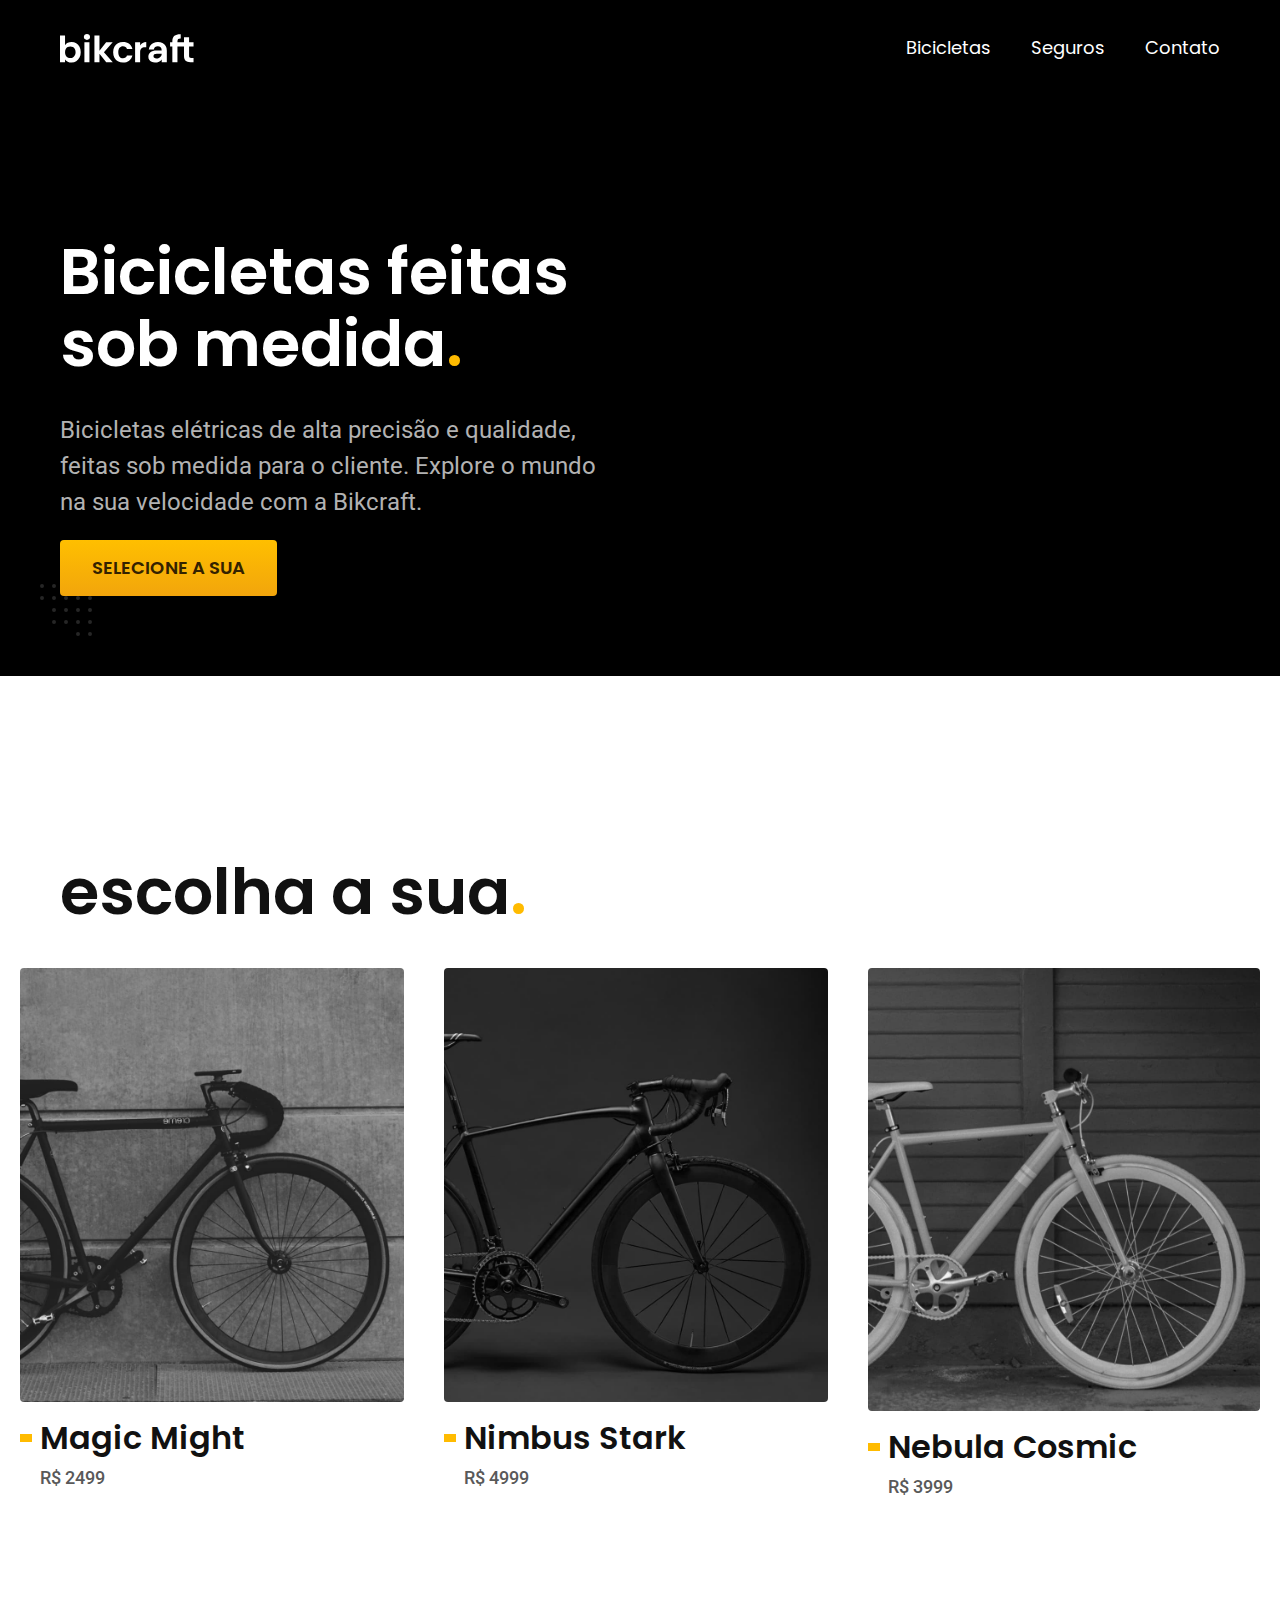
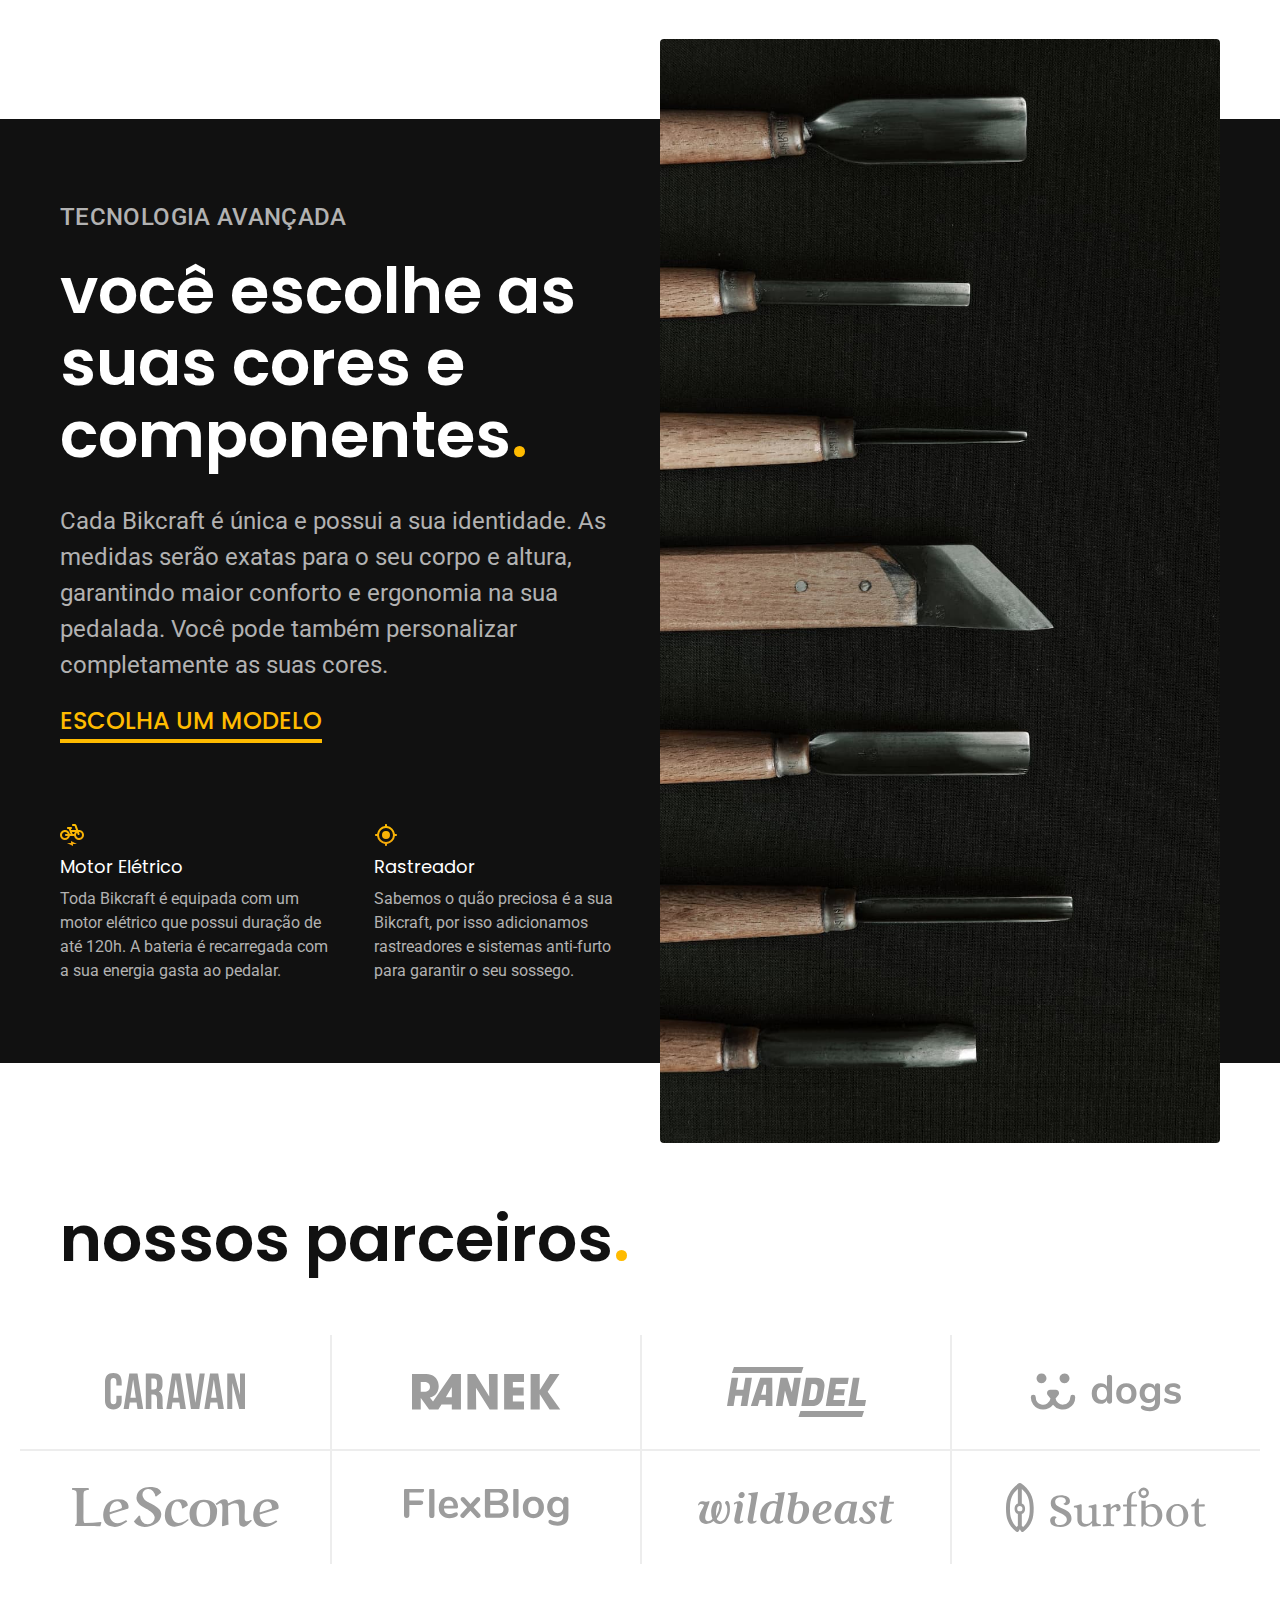
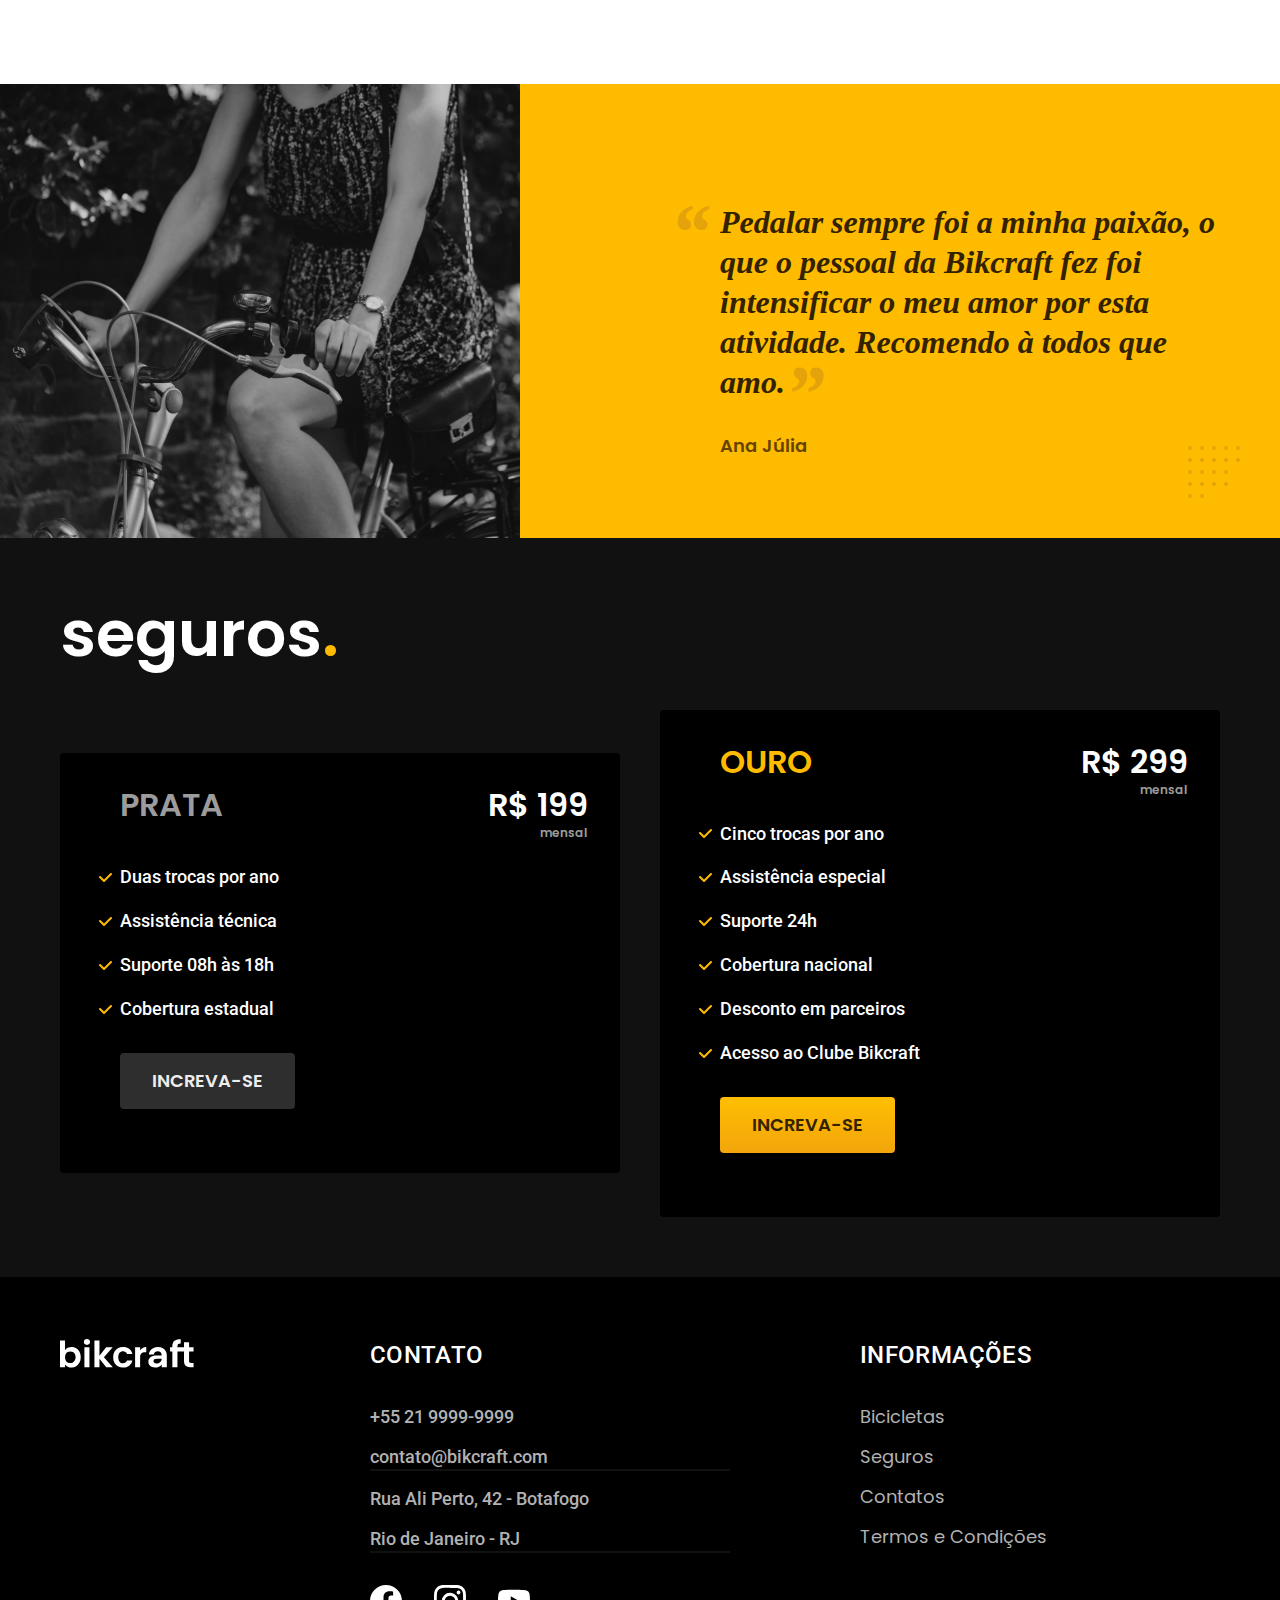
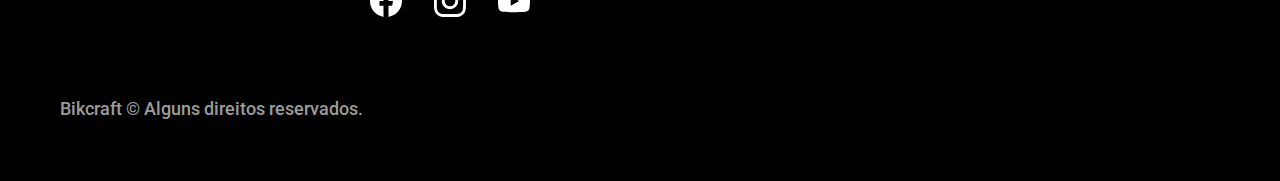
<file: index.html>
<!DOCTYPE html>
<html lang="pt-br">

<head>
    <meta charset="UTF-8">
    <meta name="viewport" content="width=device-width, initial-scale=1.0">
    <title>Bikcraft - Bicicletas Elétricas</title>
    <meta name="description" content="Bicicletas elétricas de alta precisão e qualidade, feitas sob medida para o cliente. Explore o mundo na sua velocidade com a Bikcraft.">

    <link rel="icon" href="./img/favicon.svg" type="image/svg+xml">
    <link rel="preload" href="./css/style.min.css" as="style">
    <link rel="stylesheet" href="./css/style.min.css">

    <script>document.documentElement.classList.add('js')</script>

    <link rel="preconnect" href="https://fonts.googleapis.com">
    <link rel="preconnect" href="https://fonts.gstatic.com" crossorigin>
    <link href="https://fonts.googleapis.com/css2?family=Merriweather:ital,wght@1,900&family=Poppins:wght@400;600&family=Roboto:wght@400;500&display=swap" rel="stylesheet">
</head>

<body>
    <header class="header-bg">
        <div class="header-container container">
            <a href="./"><img src="./img/bikcraft.svg" width="136" height="32" alt="Bikcraft"></a>
            <nav aria-label="primaria">
                <ul class="header-menu font-1-m cor-0">
                    <li><a href="./bicicletas.html">Bicicletas</a></li>
                    <li><a href="./seguros.html">Seguros</a></li>
                    <li><a href="./contato.html">Contato</a></li>
                </ul>
            </nav>
        </div>
    </header>

    <main class="introducao-bg">
        <div class="introducao container">
            <div class="introducao-conteudo">
                <h1 class="font-1-xxl cor-0 fadeInDown" data-anime="200">Bicicletas feitas sob medida<span class="cor-p1">.</span></h1>
                <p class="font-2-l cor-5 fadeInDown" data-anime="400">Bicicletas elétricas de alta precisão e qualidade, feitas sob medida para o cliente. Explore o mundo na sua velocidade com a Bikcraft.</p>
                <a class="botao fadeInDown" data-anime="600" href="./bicicletas.html">SELECIONE A SUA</a>
            </div>
            <picture class="introducao-imagem fadeInDown" data-anime="800">
                <source media="(max-width: 800px)" srcset="./img/bicicletas/nimbus.jpg">
                <img src="./img/fotos/introducao.jpg" width="1280" height="1600" alt="Bicicleta elétrica preta.">
            </picture>
        </div>
    </main>

    <article class="bicicletas-list">
        <div>
            <h2 class="container font-1-xxl">escolha a sua<span class="cor-p1">.</span></h2>
        </div>
        <ul class="bicicletas-list-itens">
            <li>
                <a href="./bicicletas/magic.html">
                    <img src="./img/bicicletas/magic-home.jpg" width="920" height="1040" alt="Bicicleta Preta">
                    <h3 class="font-1-xl">Magic Might</h3>
                    <span class="font-2-m cor-8">R$ 2499</span>
                </a>
            </li>
            <li>
                <a href="./bicicletas/magic.html">
                    <img src="./img/bicicletas/nimbus-home.jpg" width="920" height="1040" alt="Bicicleta Preta">
                    <h3 class="font-1-xl">Nimbus Stark</h3>
                    <span class="font-2-m cor-8">R$ 4999</span>
                </a>
            </li>
            <li>
                <a href="./bicicletas/nebula-home.html">
                    <img src="./img/bicicletas/nebula-home.jpg" width="940" height="1040" alt="Bicicleta Branca">
                    <h3 class="font-1-xl">Nebula Cosmic</h3>
                    <span class="font-2-m cor-8">R$ 3999</span>
                </a>
            </li>
        </ul>

    </article>

    <article class="tecnologia-bg">
        <div class="tecnologia container">
            <div class="tecnologia-conteudo">
                <span class="font-2-l-b cor-5">Tecnologia Avançada</span>
                <h2 class="font-1-xxl cor-0">você escolhe as suas cores e componentes<span class="cor-p1">.</span></h2>
                <p class="font-2-l cor-5">Cada Bikcraft é única e possui a sua identidade. As medidas serão exatas para o seu corpo e altura, garantindo maior conforto e ergonomia na sua pedalada. Você pode também personalizar completamente as suas cores.</p>
                <a class="link" href="./bicicletas.html">ESCOLHA UM MODELO</a>
                <div>
                    <div class="tecnologia-vantagens">
                        <div>
                            <img src="./img/icones/eletrica.svg" width="24" height="24" alt="">
                            <h3 class="font-1-m cor-0">Motor Elétrico</h3>
                            <p class="font-2-s cor-5">Toda Bikcraft é equipada com um motor elétrico que possui duração de até 120h. A bateria é recarregada com a sua energia gasta ao pedalar.</p>
                        </div>
                        <div>
                            <img src="./img/icones/rastreador.svg" width="24" height="24" alt="">
                            <h3 class="font-1-m cor-0">Rastreador</h3 class="font-1-m cor-0">
                            <p class="font-2-s cor-5">Sabemos o quão preciosa é a sua Bikcraft, por isso adicionamos rastreadores e sistemas anti-furto para garantir o seu sossego.</p>
                        </div>
                    </div>
                </div>
            </div>
            <div class="tecnologia-imagem">
                <img src="./img/fotos/tecnologia.jpg" width="1200" height="1920" alt="">
            </div>
    </article>

    <section class="parceiros" aria-label="Nossos Parceiros">
        <h2 class="container font-1-xxl">nossos parceiros<span class="cor-p1">.</span></h2>
        <ul>
            <li><img src="./img/parceiros/caravan.svg" width="140" height="38" alt="caravan"></li>
            <li><img src="./img/parceiros/ranek.svg" width="149" height="36" alt="ranek"></li>
            <li><img src="./img/parceiros/handel.svg" width="139" height="50" alt="handel"></li>
            <li><img src="./img/parceiros/dogs.svg" width="152" height="39" alt="dogs"></li>
            <li><img src="./img/parceiros/lescone.svg" width="208" height="41" alt="lescone"></li>
            <li><img src="./img/parceiros/flexblog.svg" width="165" height="38" alt="flexblog"></li>
            <li><img src="./img/parceiros/wildbeast.svg" width="196" height="34" alt="wildbeast"></li>
            <li><img src="./img/parceiros/surfbot.svg" width="200" height="49" alt="surfbot"></li>
        </ul>
    </section>

    <section class="depoimento" aria-label="Depoimento">
        <div>
            <img src="./img/fotos/depoimento.jpg" width="1560" height="1360" alt="Pessoa pedalando uma bicicleta Bikcraft">
        </div>
        <div class="depoimento-conteudo">
            <blockquote class="font-1-xl cor-p5">
                <p>Pedalar sempre foi a minha paixão, o que o pessoal da Bikcraft fez foi intensificar o meu amor por esta atividade. Recomendo à todos que amo.</p>
            </blockquote>
            <span class="font-1-m-b cor-p4">Ana Júlia</span>
        </div>

    </section>

    <article class="seguro-bg">
        <div class="seguro container">
            <h2 class="font-1-xxl cor-0">seguros<span class="cor-p1">.</span></h2>

            <div class="seguro-item">
                <h3 class="font-1-xl cor-6">PRATA</h3>
                <span class="font-1-xl cor-0">R$ 199 <span class="font-1-xs cor-6">mensal</span></span>
                <ul class="font-2-m cor-0">
                    <li>Duas trocas por ano</li>
                    <li>Assistência técnica</li>
                    <li>Suporte 08h às 18h</li>
                    <li>Cobertura estadual</li>
                </ul>
                <a class="botao secundario" href="./orcamento.html?tipo=seguro&produto=prata" target="_blank">Increva-se</a>
            </div>
            <div class="seguro-item">
                <h3 class="font-1-xl cor-p1">OURO</h3>
                <span class="font-1-xl cor-0">R$ 299 <span class="font-1-xs cor-6">mensal</span></span>
                <ul class="font-2-m cor-0">
                    <li>Cinco trocas por ano</li>
                    <li>Assistência especial</li>
                    <li>Suporte 24h</li>
                    <li>Cobertura nacional</li>
                    <li>Desconto em parceiros</li>
                    <li>Acesso ao Clube Bikcraft</li>
                </ul>
                <a class="botao" href="./orcamento.html?tipo=seguro&produto=ouro" target="_blank">Increva-se</a>
            </div>
        </div>
    </article>

    <footer class="footer-bg">
        <div class="footer container">
            <img src="./img/bikcraft.svg" width="136" height="32" alt="Bikcraft">
            <div class="footer-contato">
                <h3 class="font-2-l-b cor-0">Contato</h3>
                <ul class="font-2-m cor-5">
                    <li><a href="tel:+552199999999">+55 21 9999-9999</a></li>
                    <li><a href="mailto:contato@bikcraft.com">contato@bikcraft.com</a></li>
                    <li>Rua Ali Perto, 42 - Botafogo</li>
                    <li>Rio de Janeiro - RJ</li>
                </ul>
                <div class="footer-redes">
                    <a href="./">
                        <img src="./img/redes/facebook.svg" width="32" height="32" alt="Facebook">
                    </a>
                    <a href="./">
                        <img src="./img/redes/instagram.svg" width="32" height="32" alt="Instagram">
                    </a>
                    <a href="./">
                        <img src="./img/redes/youtube.svg" width="32" height="32" alt="Youtube">
                    </a>
                </div>
            </div>
            <div class="footer-informacoes">
                <h3 class="font-2-l-b cor-0">Informações</h3>
                <nav>
                    <ul class="font-1-m cor-5">
                        <li><a href="./bicicletas.html">Bicicletas</a></li>
                        <li><a href="./seguros.html">Seguros</a></li>
                        <li><a href="./contato.html">Contatos</a></li>
                        <li><a href="./termos.html">Termos e Condições</a></li>
                    </ul>
                </nav>
            </div>
            <p class="footer-copy font-2-m cor-6">Bikcraft © Alguns direitos reservados.</p>
        </div>
    </footer>

    <script src="./js/plugins/simple-anime.js"></script>
    <script src="./js/script.js"></script>
</body>

</html>
</file>
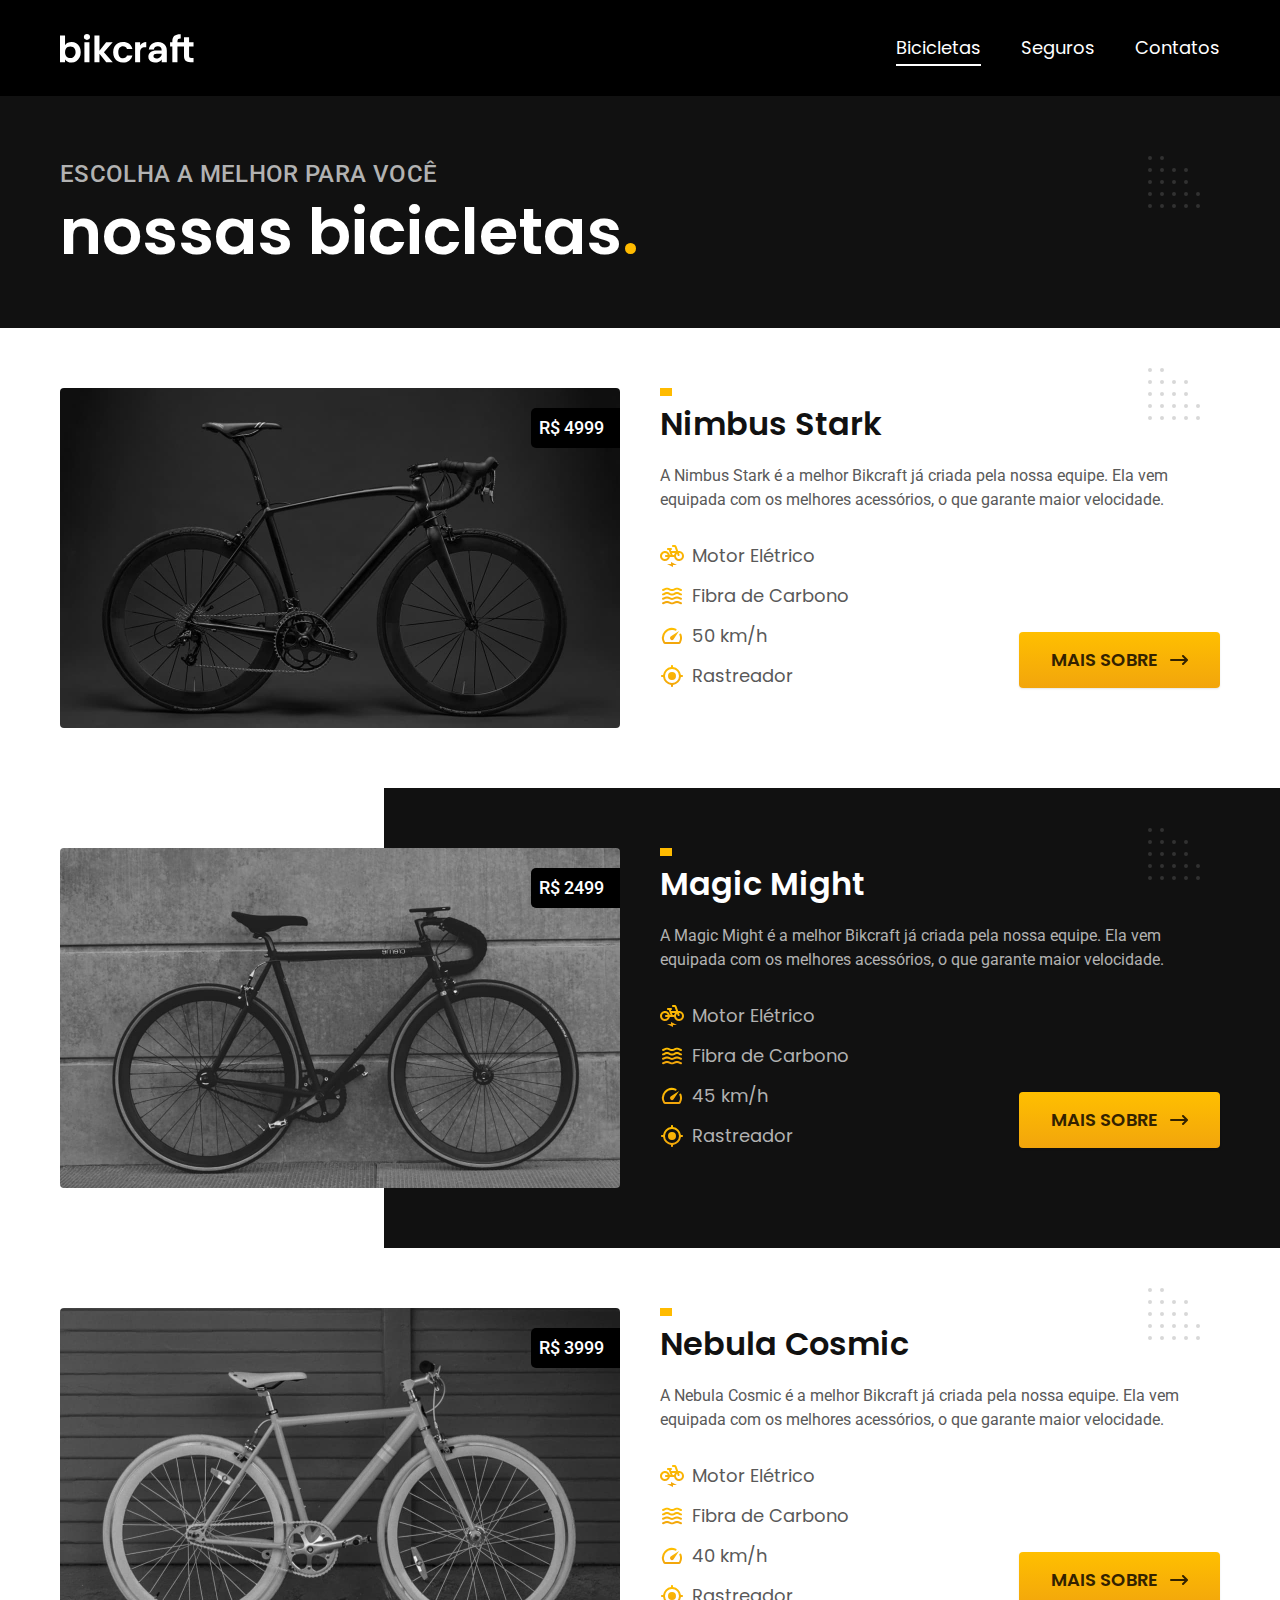
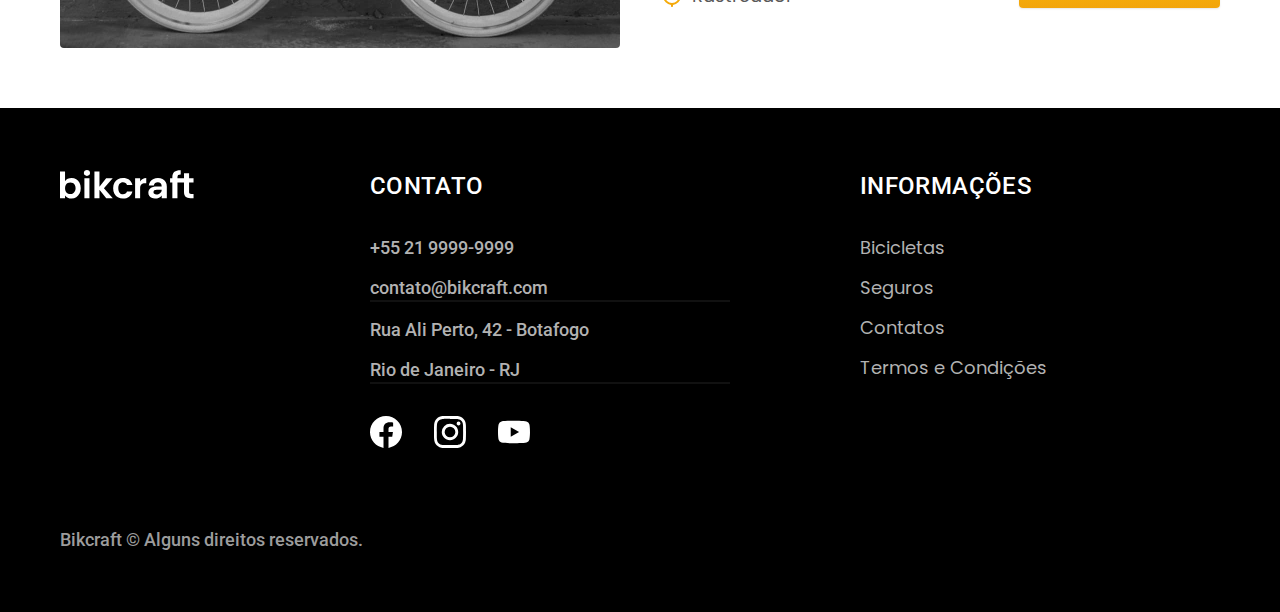
<file: bicicletas.html>
<!DOCTYPE html>
<html lang="pt-br">

<head>
    <meta charset="UTF-8">
    <meta name="viewport" content="width=device-width, initial-scale=1.0">
    <title>Bicicletas | Bikcraft</title>
    <meta name="description" content="Bicicletas">

    <link rel="icon" href="./img/favicon.svg" type="image/svg+xml">
    <link rel="preload" href="./css/style.min.css" as="style">
    <link rel="stylesheet" href="./css/style.min.css">

    <script>document.documentElement.classList.add('js')</script>

    <link rel="preconnect" href="https://fonts.googleapis.com">
    <link rel="preconnect" href="https://fonts.gstatic.com" crossorigin>
    <link href="https://fonts.googleapis.com/css2?family=Merriweather:ital,wght@1,900&family=Poppins:wght@400;600&family=Roboto:wght@400;500&display=swap" rel="stylesheet">
</head>

<body id="bicicletas">
    <header class="header-bg">
        <div class="header-container container">
            <a href="./"><img src="./img/bikcraft.svg" width="136" height="32" alt="Bikcraft"></a>
            <nav aria-label="primaria">
                <ul class="header-menu font-1-m cor-0">
                    <li><a href="./bicicletas.html">Bicicletas</a></li>
                    <li><a href="./seguros.html">Seguros</a></li>
                    <li><a href="./contato.html">Contatos</a></li>
                </ul>
            </nav>
        </div>
    </header>
    <main>
        <div class="titulo-bg">
            <div class="titulo container">
                <p class="font-2-l-b cor-5">Escolha a melhor para você</p>
                <h1 class="font-1-xxl cor-0">nossas bicicletas<span class="cor-p1">.</span></h1>
            </div>
        </div>
        <div class="bicicletas container">
            <div class="bicicletas-img">
                <img src="./img/bicicletas/nimbus.jpg" width="1120" height="680" alt="Bicicleta preta">
                <span class="font-2-m cor-0">R$ 4999</span>
            </div>
            <div class="bicicletas-conteudo">
                <h2 class="font-1-xl">Nimbus Stark</h2>
                <p class="font-2-s cor-8">A Nimbus Stark é a melhor Bikcraft já criada pela nossa equipe. Ela vem equipada com os melhores acessórios, o que garante maior velocidade.</p>
                <ul class="font-1-m cor-8">
                    <li>
                        <img src="./img/icones/eletrica.svg" width="24" height="24" alt="">
                        Motor Elétrico
                    </li>
                    <li>
                        <img src="./img/icones/carbono.svg" width="24" height="24" alt="">
                        Fibra de Carbono
                    </li>
                    <li>
                        <img src="./img/icones/velocidade.svg" width="24" height="24" alt="">
                        50 km/h
                    </li>
                    <li>
                        <img src="./img/icones/rastreador.svg" width="24" height="24" alt="">
                        Rastreador
                    </li>
                </ul>
                <a class="botao seta" href="./bicicletas/nimbus.html">Mais Sobre</a>
            </div>

        </div>
        <div class="bicicletas-bg">
            <div class="bicicletas container">
                <div class="bicicletas-img">
                    <img src="./img/bicicletas/magic.jpg" width="1120" height="680" alt="Bicicleta preta">
                    <span class="font-2-m cor-0">R$ 2499</span>
                </div>
                <div class="bicicletas-conteudo">
                    <h2 class="font-1-xl cor-0">Magic Might</h2>
                    <p class="font-2-s cor-5">A Magic Might é a melhor Bikcraft já criada pela nossa equipe. Ela vem equipada com os melhores acessórios, o que garante maior velocidade.</p>
                    <ul class="font-1-m cor-5">
                        <li>
                            <img src="./img/icones/eletrica.svg" width="24" height="24" alt="">
                            Motor Elétrico
                        </li>
                        <li>
                            <img src="./img/icones/carbono.svg" width="24" height="24" alt="">
                            Fibra de Carbono
                        </li>
                        <li>
                            <img src="./img/icones/velocidade.svg" width="24" height="24" alt="">
                            45 km/h
                        </li>
                        <li>
                            <img src="./img/icones/rastreador.svg" width="24" height="24" alt="">
                            Rastreador
                        </li>
                    </ul>
                    <a class="botao seta" href="./bicicletas/magic.html">Mais Sobre</a>
                </div>

            </div>
        </div>
        <div class="bicicletas container">
            <div class="bicicletas-img">
                <img src="./img/bicicletas/nebula.jpg" width="1120" height="680" alt="Bicicleta preta">
                <span class="font-2-m cor-0">R$ 3999</span>
            </div>
            <div class="bicicletas-conteudo">
                <h2 class="font-1-xl">Nebula Cosmic</h2>
                <p class="font-2-s cor-8">A Nebula Cosmic é a melhor Bikcraft já criada pela nossa equipe. Ela vem equipada com os melhores acessórios, o que garante maior velocidade.</p>
                <ul class="font-1-m cor-8">
                    <li>
                        <img src="./img/icones/eletrica.svg" width="24" height="24" alt="">
                        Motor Elétrico
                    </li>
                    <li>
                        <img src="./img/icones/carbono.svg" width="24" height="24" alt="">
                        Fibra de Carbono
                    </li>
                    <li>
                        <img src="./img/icones/velocidade.svg" width="24" height="24" alt="">
                        40 km/h
                    </li>
                    <li>
                        <img src="./img/icones/rastreador.svg" width="24" height="24" alt="">
                        Rastreador
                    </li>
                </ul>
                <a class="botao seta" href="./bicicletas/nebula.html">Mais Sobre</a>
            </div>

        </div>
    </main>
    <footer class="footer-bg">
        <div class="footer container">
            <img src="./img/bikcraft.svg" width="136" height="32" alt="Bikcraft">
            <div class="footer-contato">
                <h3 class="font-2-l-b cor-0">Contato</h3>
                <ul class="font-2-m cor-5">
                    <li><a href="tel:+552199999999">+55 21 9999-9999</a></li>
                    <li><a href="mailto:contato@bikcraft.com">contato@bikcraft.com</a></li>
                    <li>Rua Ali Perto, 42 - Botafogo</li>
                    <li>Rio de Janeiro - RJ</li>
                </ul>
                <div class="footer-redes">
                    <a href="./">
                        <img src="./img/redes/facebook.svg" width="32" height="32" alt="Facebook">
                    </a>
                    <a href="./">
                        <img src="./img/redes/instagram.svg" width="32" height="32" alt="Instagram">
                    </a>
                    <a href="./">
                        <img src="./img/redes/youtube.svg" width="32" height="32" alt="Youtube">
                    </a>
                </div>
            </div>
            <div class="footer-informacoes">
                <h3 class="font-2-l-b cor-0">Informações</h3>
                <nav>
                    <ul class="font-1-m cor-5">
                        <li><a href="./bicicletas.html">Bicicletas</a></li>
                        <li><a href="./seguros.html">Seguros</a></li>
                        <li><a href="./contato.html">Contatos</a></li>
                        <li><a href="./termos.html">Termos e Condições</a></li>
                    </ul>
                </nav>
            </div>
            <p class="footer-copy font-2-m cor-6">Bikcraft © Alguns direitos reservados.</p>
        </div>
    </footer>

    <script src="./js/script.js"></script>
</body>

</html>
</file>
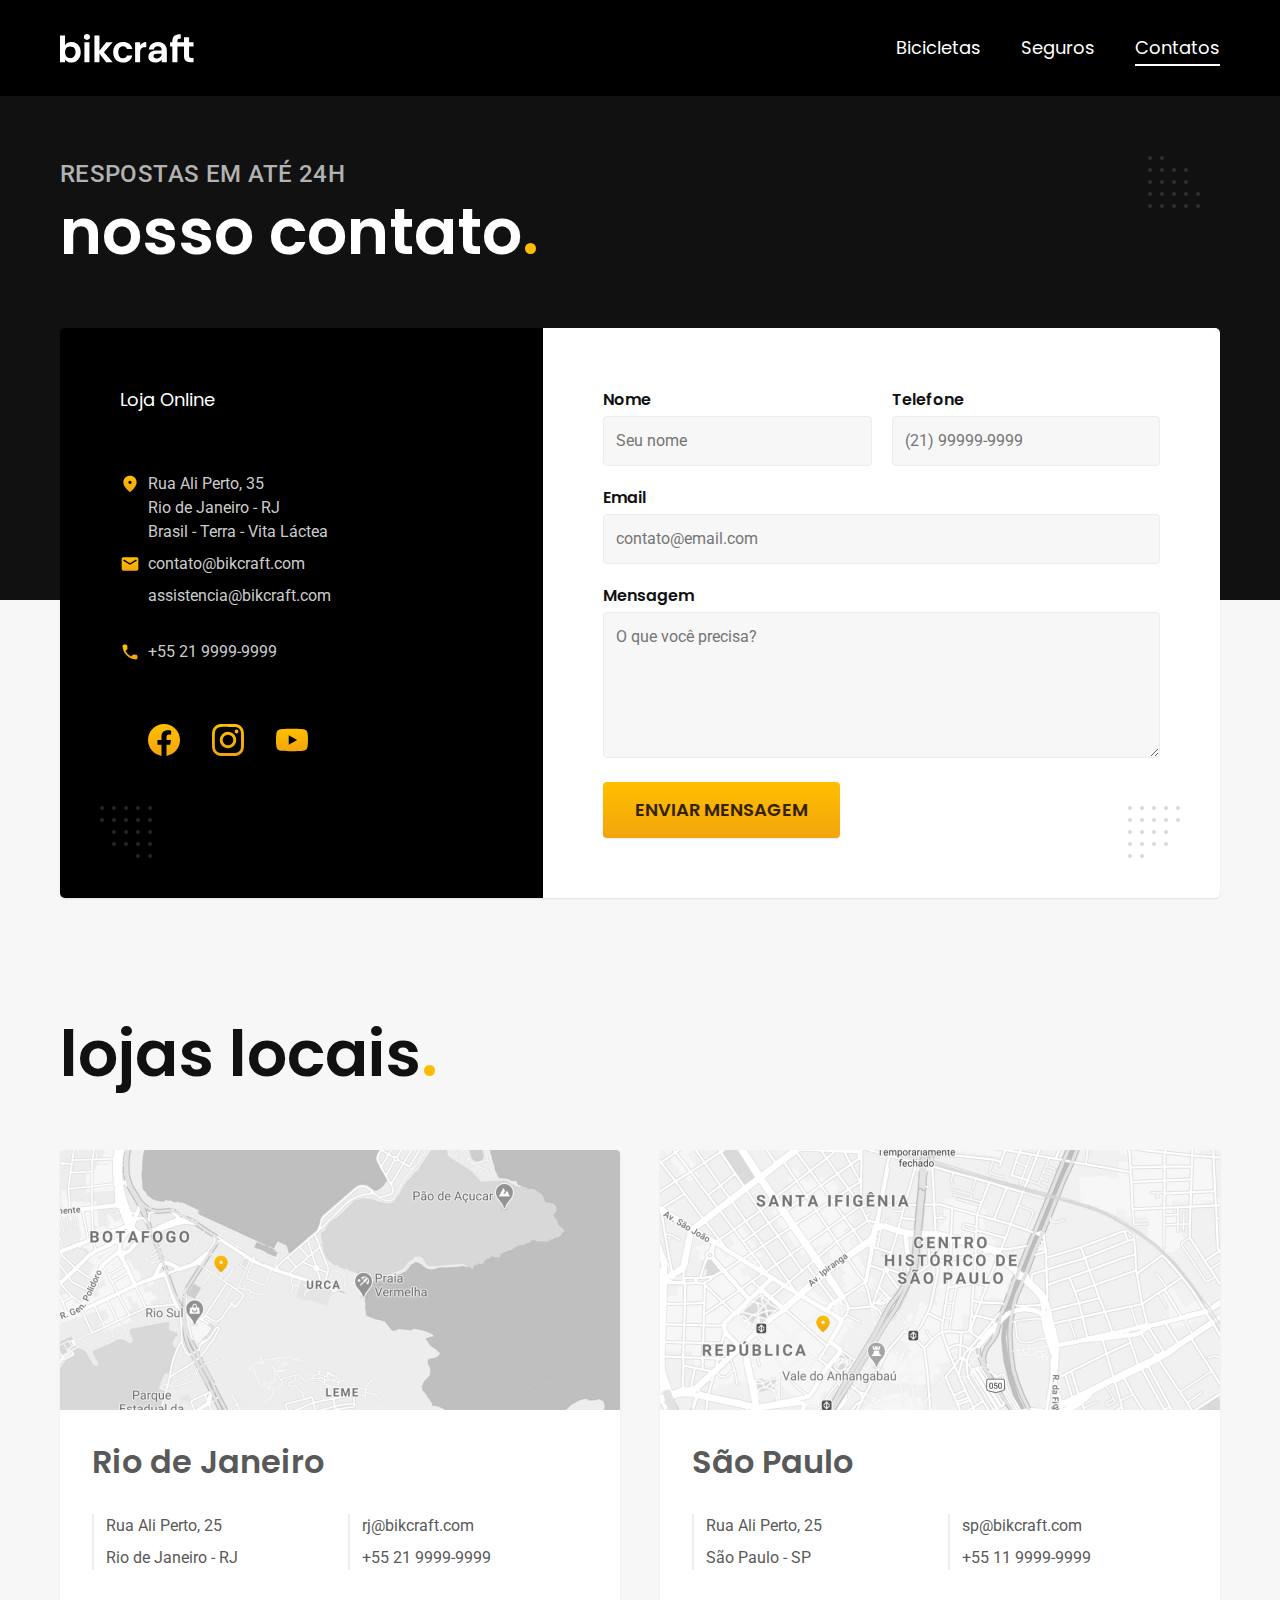
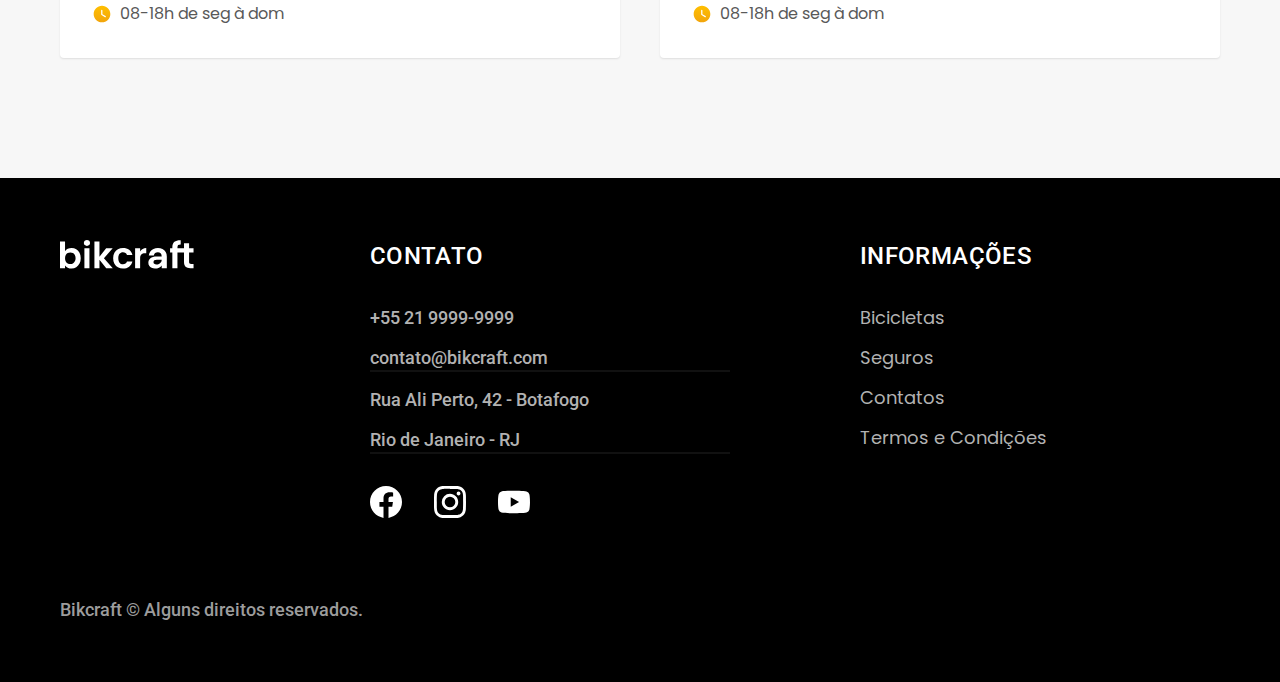
<file: contato.html>
<!DOCTYPE html>
<html lang="pt-br">

<head>
    <meta charset="UTF-8">
    <meta name="viewport" content="width=device-width, initial-scale=1.0">
    <title>Contato | Bikcraft</title>
    <meta name="description" content="Contato">

    <link rel="icon" href="./img/favicon.svg" type="image/svg+xml">
    <link rel="preload" href="./css/style.min.css" as="style">
    <link rel="stylesheet" href="./css/style.min.css">

    <script>document.documentElement.classList.add('js')</script>

    <link rel="preconnect" href="https://fonts.googleapis.com">
    <link rel="preconnect" href="https://fonts.gstatic.com" crossorigin>
    <link href="https://fonts.googleapis.com/css2?family=Merriweather:ital,wght@1,900&family=Poppins:wght@400;600&family=Roboto:wght@400;500&display=swap" rel="stylesheet">
</head>

<body id="contato">
    <header class="header-bg">
        <div class="header-container container">
            <a href="./"><img src="./img/bikcraft.svg" width="136" height="32" alt="Bikcraft"></a>
            <nav aria-label="primaria">
                <ul class="header-menu font-1-m cor-0">
                    <li><a href="./bicicletas.html">Bicicletas</a></li>
                    <li><a href="./seguros.html">Seguros</a></li>
                    <li><a href="./contato.html">Contatos</a></li>
                </ul>
            </nav>
        </div>
    </header>
    <main>
        <div class="titulo-bg">
            <div class="titulo container">
                <p class="font-2-l-b cor-5">Respostas em até 24h</p>
                <h1 class="font-1-xxl cor-0">nosso contato<span class="cor-p1">.</span></h1>
            </div>
        </div>

        <div class="contato container">
            <section class="contato-dados" aria-label="Endereço">
                <h2 class="font-1-m cor-0">Loja Online</h2>
                <div class="contato-endereco font-2-s cor-4">
                    <p>Rua Ali Perto, 35</p>
                    <p>Rio de Janeiro - RJ</p>
                    <p>Brasil - Terra - Vita Láctea</p>
                </div>
                <address class="contato-meios font-2-s cor-4">
                    <a href="mailto:contato@bikcraft.com">contato@bikcraft.com</a>
                    <a href="mailto:assistencia@bikcraft.com">assistencia@bikcraft.com</a>
                    <a href="tel:+552199999999">+55 21 9999-9999</a>
                </address>
                <div class="contato-redes">
                    <a href="./">
                        <img src="./img/redes/facebook-p.svg" width="32" height="32" alt="Facebook">
                    </a>
                    <a href="./">
                        <img src="./img/redes/instagram-p.svg" width="32" height="32" alt="Instagram">
                    </a>
                    <a href="./">
                        <img src="./img/redes/youtube-p.svg" width="32" height="32" alt="Youtube">
                    </a>
                </div>
            </section>
            <section class="contato-formulario" aria-label="Formulário">
                <form class="form" action="./enviar.php" method="post">
                    <div>
                        <label for="nome">Nome</label>
                        <input type="text" id="nome" name="nome" required placeholder="Seu nome">
                    </div>
                    <div>
                        <label for="telefone">Telefone</label>
                        <input type="text" id="telefone" name="telefone" required placeholder="(21) 99999-9999">
                    </div>
                    <div class="col-2">
                        <label for="e-mail">Email</label>
                        <input type="email" id="e-mail" name="e-mail" required placeholder="contato@email.com">
                    </div>
                    <div class="col-2">
                        <label for="mensagem">Mensagem</label>
                        <textarea rows="5" id="mensagem" name="name" required placeholder="O que você precisa?"></textarea>
                    </div>
                    <button class="botao col-2">Enviar Mensagem</button>
                </form>
            </section>
        </div>

    </main>

    <article class="lojas container">
        <h2 class="font-1-xxl">lojas locais<span class="cor-p1">.</span></h2>

        <div class="lojas-item font-2-s cor-8">
            <img src="./img/lojas/rj.jpg" width="1120" height="520" alt="mapa marcando o endereço em Rua Ali Perto, 25 - Rio de Janeiro - RJ">
            <div class="lojas-conteudo">
                <h3 class="font-1-xl">Rio de Janeiro</h3>
                <div class="lojas-dados">
                    <p>Rua Ali Perto, 25</p>
                    <p>Rio de Janeiro - RJ</p>
                </div>
                <div class="lojas-dados">
                    <a href="mailto:rj@bikcraft.com">rj@bikcraft.com</a>
                    <a href="tel:+552199999999">+55 21 9999-9999</a>
                </div>
                <p class="lojas-tempo font-1-s"><img src="./img/icones/horario.svg" width="20" height="20" alt="">08-18h de seg à dom</p>
            </div>
        </div>

        <div class="lojas-item font-2-s cor-8">
            <img src="./img/lojas/sp.jpg" width="1120" height="520" alt="mapa marcando o endereço em Rua Ali Perto, 25 - São Paulo - SP">
            <div class="lojas-conteudo">
                <h3 class="font-1-xl">São Paulo</h3>
                <div class="lojas-dados">
                    <p>Rua Ali Perto, 25</p>
                    <p>São Paulo - SP</p>
                </div>
                <div class="lojas-dados">
                    <a href="mailto:sp@bikcraft.com">sp@bikcraft.com</a>
                    <a href="tel:+551199999999">+55 11 9999-9999</a>
                </div>
                <p class="lojas-tempo font-1-s"><img src="./img/icones/horario.svg" width="20" height="20" alt="">08-18h de seg à dom</p>
            </div>
        </div>

    </article>
    <footer class="footer-bg">
        <div class="footer container">
            <img src="./img/bikcraft.svg" width="136" height="32" alt="Bikcraft">
            <div class="footer-contato">
                <h3 class="font-2-l-b cor-0">Contato</h3>
                <ul class="font-2-m cor-5">
                    <li><a href="tel:+552199999999">+55 21 9999-9999</a></li>
                    <li><a href="mailto:contato@bikcraft.com">contato@bikcraft.com</a></li>
                    <li>Rua Ali Perto, 42 - Botafogo</li>
                    <li>Rio de Janeiro - RJ</li>
                </ul>
                <div class="footer-redes">
                    <a href="./">
                        <img src="./img/redes/facebook.svg" width="32" height="32" alt="Facebook">
                    </a>
                    <a href="./">
                        <img src="./img/redes/instagram.svg" width="32" height="32" alt="Instagram">
                    </a>
                    <a href="./">
                        <img src="./img/redes/youtube.svg" width="32" height="32" alt="Youtube">
                    </a>
                </div>
            </div>
            <div class="footer-informacoes">
                <h3 class="font-2-l-b cor-0">Informações</h3>
                <nav>
                    <ul class="font-1-m cor-5">
                        <li><a href="./bicicletas.html">Bicicletas</a></li>
                        <li><a href="./seguros.html">Seguros</a></li>
                        <li><a href="./contato.html">Contatos</a></li>
                        <li><a href="./termos.html">Termos e Condições</a></li>
                    </ul>
                </nav>
            </div>
            <p class="footer-copy font-2-m cor-6">Bikcraft © Alguns direitos reservados.</p>
        </div>
    </footer>

    <script src="./js/script.js"></script>
    <script src="./js/formulario.js"></script>
</body>

</html>
</file>
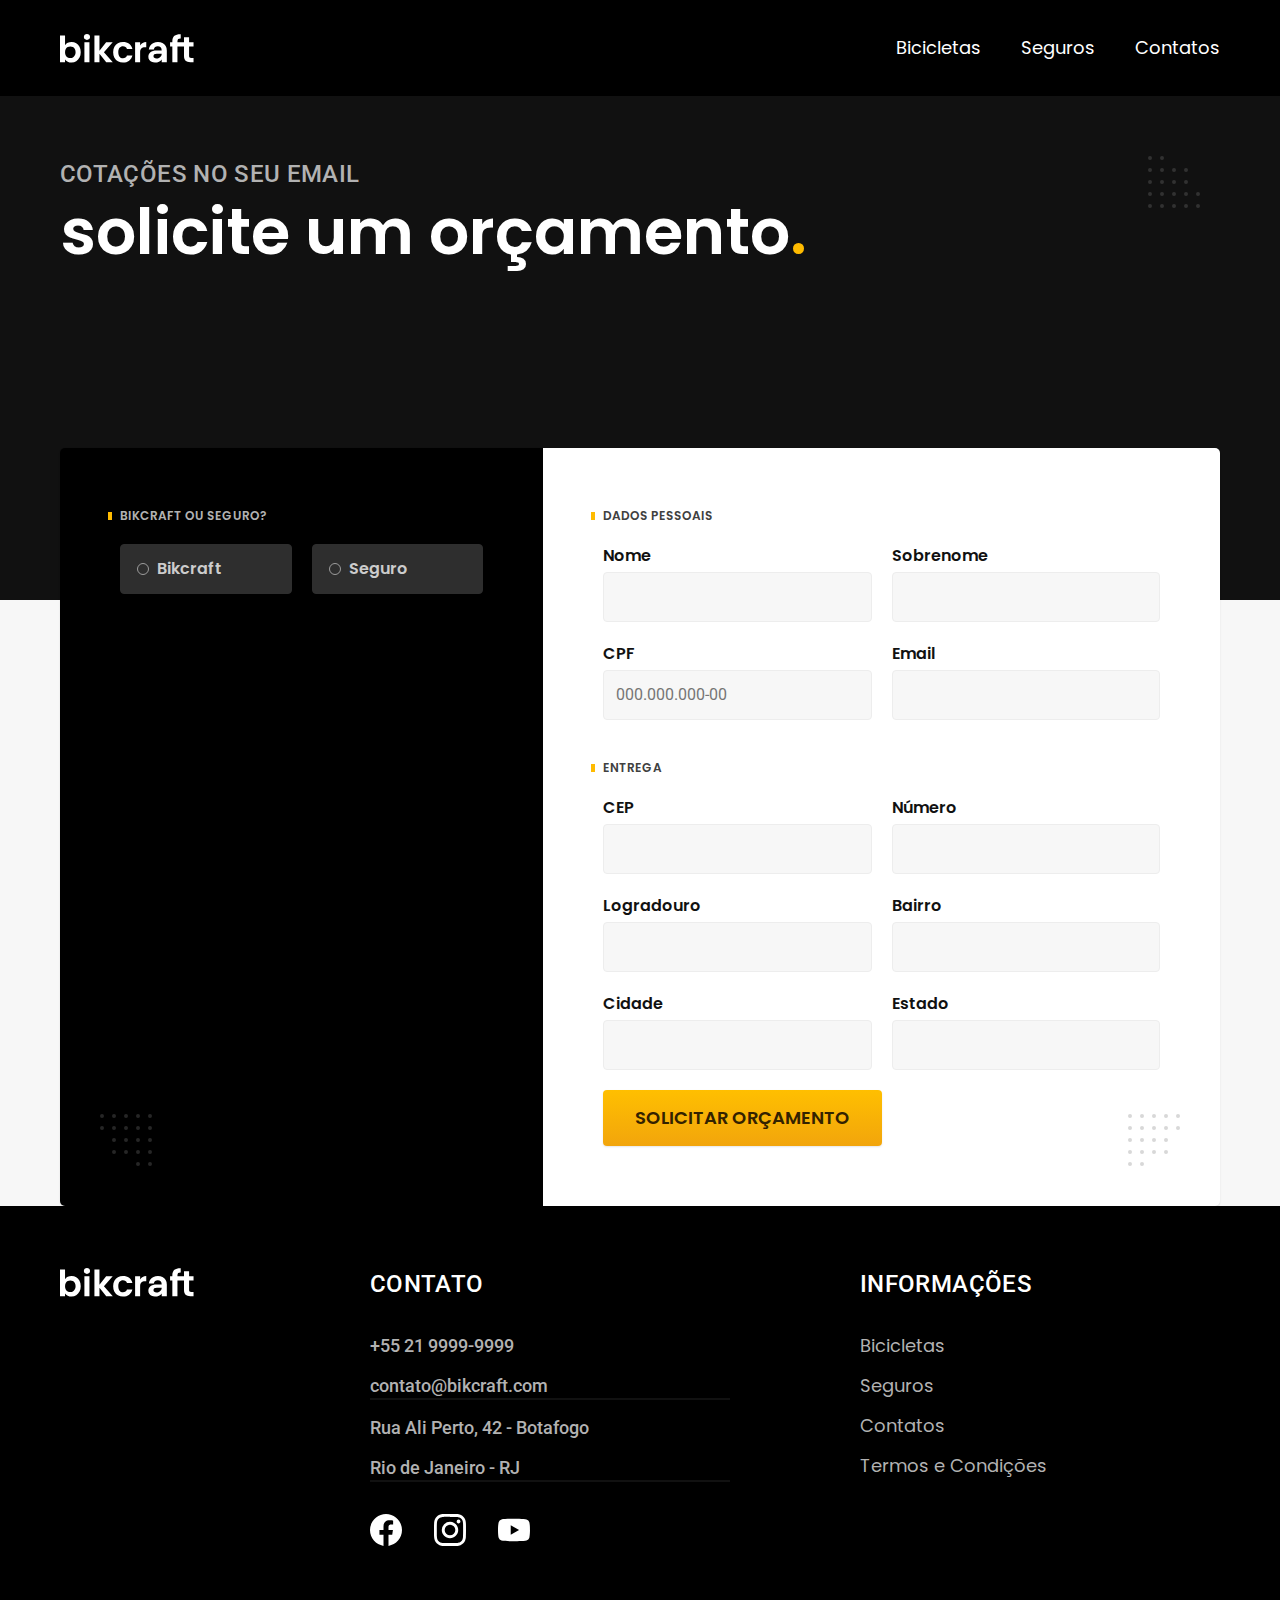
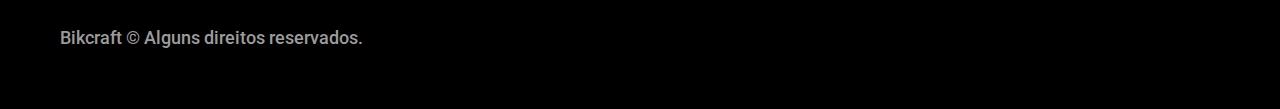
<file: orcamento.html>
<!DOCTYPE html>
<html lang="pt-br">

<head>
    <meta charset="UTF-8">
    <meta name="viewport" content="width=device-width, initial-scale=1.0">
    <title>Orçamento | Bikcraft</title>
    <meta name="description" content="Orçamento">

    <link rel="icon" href="./img/favicon.svg" type="image/svg+xml">
    <link rel="preload" href="./css/style.min.css" as="style">
    <link rel="stylesheet" href="./css/style.min.css">

    <script>document.documentElement.classList.add('js')</script>

    <link rel="preconnect" href="https://fonts.googleapis.com">
    <link rel="preconnect" href="https://fonts.gstatic.com" crossorigin>
    <link href="https://fonts.googleapis.com/css2?family=Merriweather:ital,wght@1,900&family=Poppins:wght@400;600&family=Roboto:wght@400;500&display=swap" rel="stylesheet">
</head>

<body id="orcamento">
    <header class="header-bg">
        <div class="header-container container">
            <a href="./"><img src="./img/bikcraft.svg" width="136" height="32" alt="Bikcraft"></a>
            <nav aria-label="primaria">
                <ul class="header-menu font-1-m cor-0">
                    <li><a href="./bicicletas.html">Bicicletas</a></li>
                    <li><a href="./seguros.html">Seguros</a></li>
                    <li><a href="./contato.html">Contatos</a></li>
                </ul>
            </nav>
        </div>
    </header>
    <main>
        <div class="titulo-bg">
            <div class="titulo container">
                <p class="font-2-l-b cor-5">COTAÇÕES NO SEU EMAIL</p>
                <h1 class="font-1-xxl cor-0">solicite um orçamento<span class="cor-p1">.</span></h1>

            </div>
        </div>

        <form class="orcamento container" action="./enviar.php" method="post">
            <div class="orcamento-produto">
                <h2 class="font-1-xs cor-5">Bikcraft ou Seguro?</h2>

                <input type="radio" name="tipo" value="bikcraft" id="bikcraft">
                <label for="bikcraft">Bikcraft</label>

                <input type="radio" name="tipo" value="seguro" id="seguro">
                <label for="seguro">Seguro</label>

                <div class="orcamento-conteudo" id="orcamento-bikcraft">
                    <h2 class="font-1-xs cor-5">Escolha a sua</h2>

                    <input type="radio" name="produto" value="nimbus" id="nimbus">
                    <label for="nimbus">Nimbus Stark <span>R$ 4999</span></label>
                    <div class="orcamento-detalhes">
                        <ul class="font-1-xs cor-8">
                            <li><img src="./img/icones/eletrica.svg" width="16" height="16" alt="">Motor Elétrico</li>
                            <li><img src="./img/icones/carbono.svg" width="16" height="16" alt="">Fibra de Carbono</li>
                            <li><img src="./img/icones/velocidade.svg" width="16" height="16" alt="">50 km/h</li>
                            <li><img src="./img/icones/rastreador.svg" width="16" height="16" alt="">Rastreador</li>
                        </ul>
                        <img src="./img/bicicletas/nimbus.jpg" alt="Bicicleta preta">
                    </div>

                    <input type="radio" name="produto" value="magic" id="magic">
                    <label for="magic">Magic Might <span>R$ 2499</span></label>
                    <div class="orcamento-detalhes">
                        <ul class="font-1-xs cor-8">
                            <li><img src="./img/icones/eletrica.svg" width="16" height="16" alt="">Motor Elétrico</li>
                            <li><img src="./img/icones/carbono.svg" width="16" height="16" alt="">Fibra de Carbono</li>
                            <li><img src="./img/icones/velocidade.svg" width="16" height="16" alt="">45 km/h</li>
                            <li><img src="./img/icones/rastreador.svg" width="16" height="16" alt="">Rastreador</li>
                        </ul>
                        <img src="./img/bicicletas/magic.jpg" alt="Bicicleta preta">

                    </div>

                    <input type="radio" name="produto" value="nebula" id="nebula">
                    <label for="nebula">Nebula Cosmic <span>R$ 3999</span></label>
                    <div class="orcamento-detalhes">
                        <ul class="font-1-xs cor-8">
                            <li><img src="./img/icones/eletrica.svg" width="16" height="16" alt="">Motor Elétrico</li>
                            <li><img src="./img/icones/carbono.svg" width="16" height="16" alt="">Fibra de Carbono</li>
                            <li><img src="./img/icones/velocidade.svg" width="16" height="16" alt="">40 km/h</li>
                            <li><img src="./img/icones/rastreador.svg" width="16" height="16" alt="">Rastreador</li>
                        </ul>
                        <img src="./img/bicicletas/nebula.jpg" width="1120" height="680" alt="Bicicleta branca">

                    </div>
                </div>

                <div class="orcamento-conteudo" id="orcamento-seguro">
                    <h2 class="font-1-xs cor-5">Escolha o plano</h2>

                    <input type="radio" name="produto" value="prata" id="prata">
                    <label for="prata">Prata <span>R$ 199</span></label>

                    <input type="radio" name="produto" value="ouro" id="ouro">
                    <label for="ouro">Ouro <span>R$ 299</span></label>
                </div>

            </div>
            <div class="orcamento-dados form">
                <h2 class="font-1-xs cor-9 col-2">dados pessoais</h2>
                <div>
                    <label for="nome">Nome</label>
                    <input type="text" id="nome" name="nome" required>
                </div>
                <div>
                    <label for="sobrenome">Sobrenome</label>
                    <input type="text" id="sobrenome" name="sobrenome" required>
                </div>
                <div>
                    <label class="col-2" for="cpf">CPF</label>
                    <input type="text" id="cpf" name="cpf" required placeholder="000.000.000-00">
                </div>
                <div>
                    <label class="col-2" for="email">Email</label>
                    <input type="email" id="email" name="email" required>
                </div>
                <h2 class="font-1-xs cor-9 col-2">entrega</h2>
                <div>
                    <label for="cep">CEP</label>
                    <input type="text" id="cep" name="cep" required>
                </div>
                <div>
                    <label for="numero">Número</label>
                    <input type="text" id="numero" name="numero" required>
                </div>
                <div>
                    <label for="logradouro">Logradouro</label>
                    <input type="text" id="logradouro" name="logradouro" required>
                </div>
                <div>
                    <label for="bairro">Bairro</label>
                    <input type="text" id="bairro" name="bairro" required>
                </div>
                <div>
                    <label for="cidade">Cidade</label>
                    <input type="text" id="cidade" name="cidade" required>
                </div>
                <div>
                    <label for="estado">Estado</label>
                    <input type="text" id="estado" name="estado" required>
                </div>
                <button class="botao col-2">Solicitar Orçamento</button>

            </div>
        </form>
    </main>
    <footer class="footer-bg">
        <div class="footer container">
            <img src="./img/bikcraft.svg" width="136" height="32" alt="Bikcraft">
            <div class="footer-contato">
                <h3 class="font-2-l-b cor-0">Contato</h3>
                <ul class="font-2-m cor-5">
                    <li><a href="tel:+552199999999">+55 21 9999-9999</a></li>
                    <li><a href="mailto:contato@bikcraft.com">contato@bikcraft.com</a></li>
                    <li>Rua Ali Perto, 42 - Botafogo</li>
                    <li>Rio de Janeiro - RJ</li>
                </ul>
                <div class="footer-redes">
                    <a href="./">
                        <img src="./img/redes/facebook.svg" width="32" height="32" alt="Facebook">
                    </a>
                    <a href="./">
                        <img src="./img/redes/instagram.svg" width="32" height="32" alt="Instagram">
                    </a>
                    <a href="./">
                        <img src="./img/redes/youtube.svg" width="32" height="32" alt="Youtube">
                    </a>
                </div>
            </div>
            <div class="footer-informacoes">
                <h3 class="font-2-l-b cor-0">Informações</h3>
                <nav>
                    <ul class="font-1-m cor-5">
                        <li><a href="./bicicletas.html">Bicicletas</a></li>
                        <li><a href="./seguros.html">Seguros</a></li>
                        <li><a href="./contato.html">Contatos</a></li>
                        <li><a href="./termos.html">Termos e Condições</a></li>
                    </ul>
                </nav>
            </div>
            <p class="footer-copy font-2-m cor-6">Bikcraft © Alguns direitos reservados.</p>
        </div>
    </footer>

    <script src="./js/script.js"></script>
    <script src="./js/formulario.js"></script>
</body>

</html>
</file>
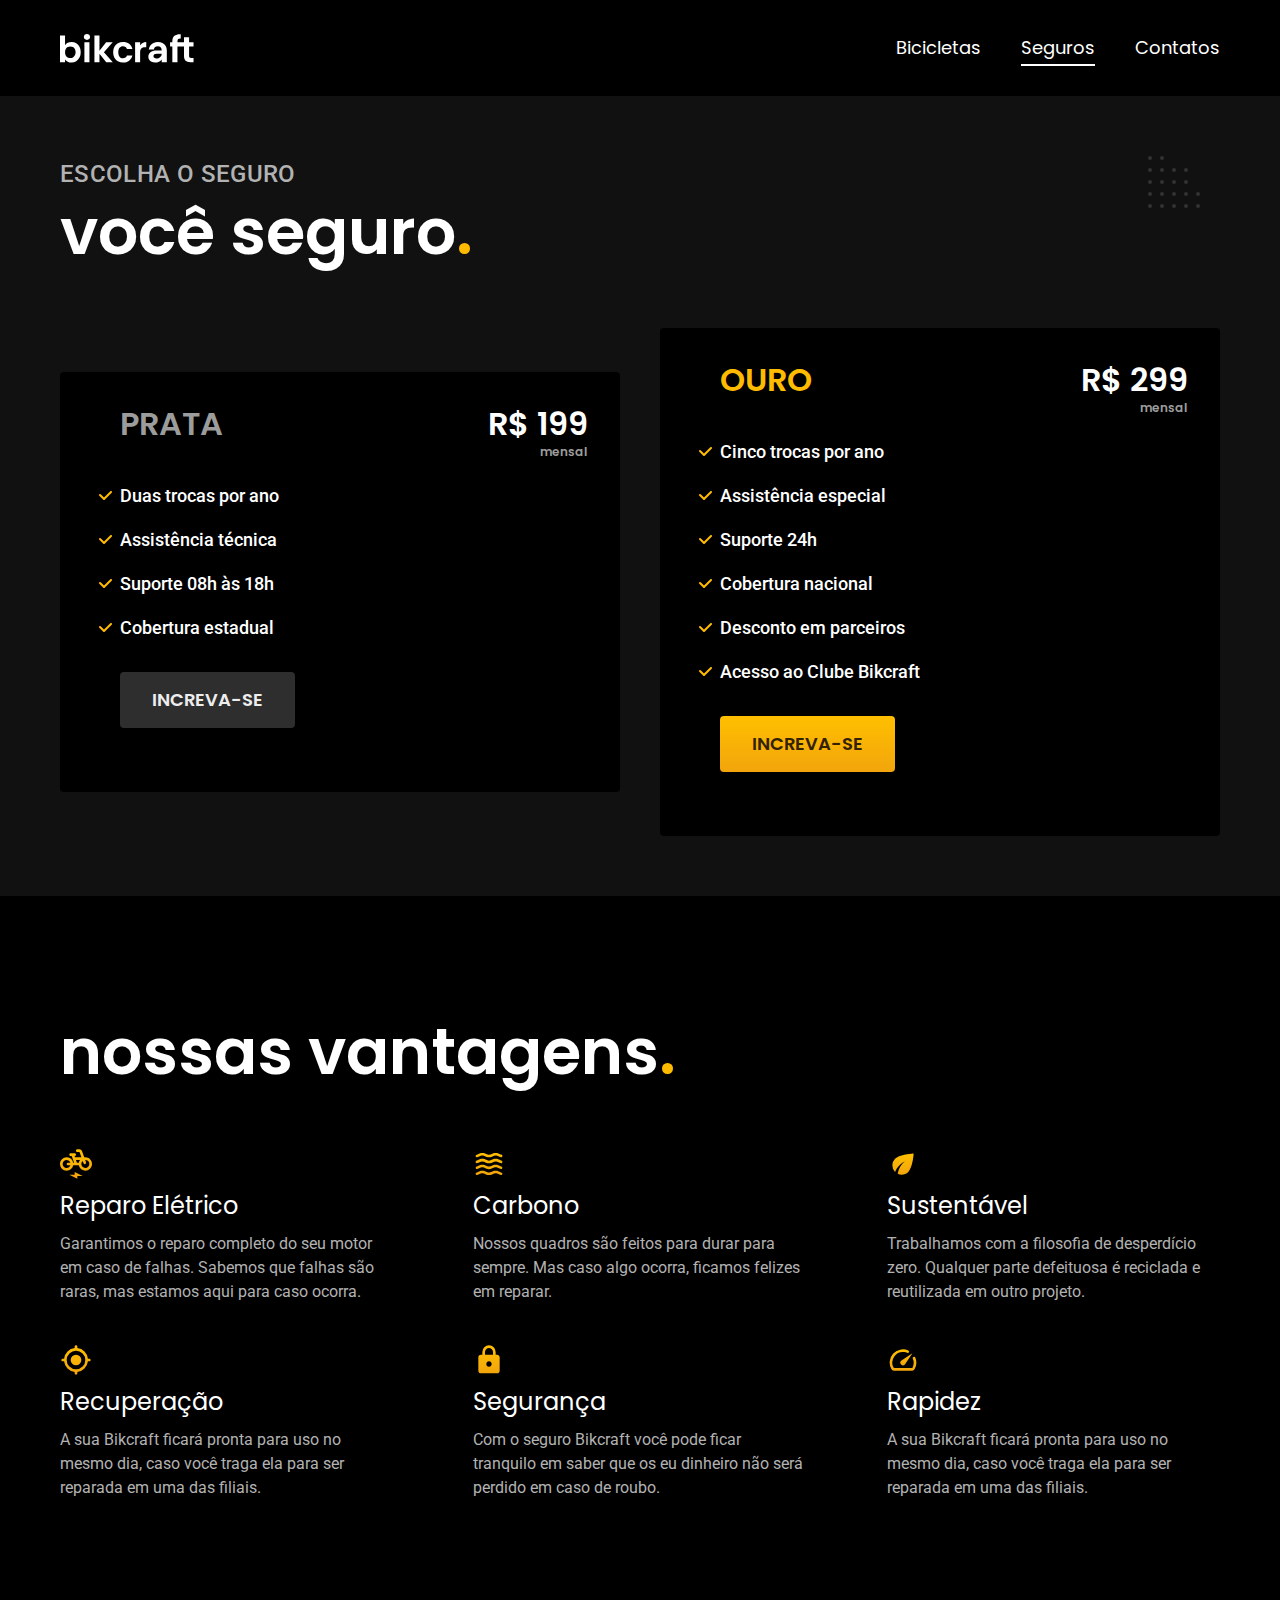
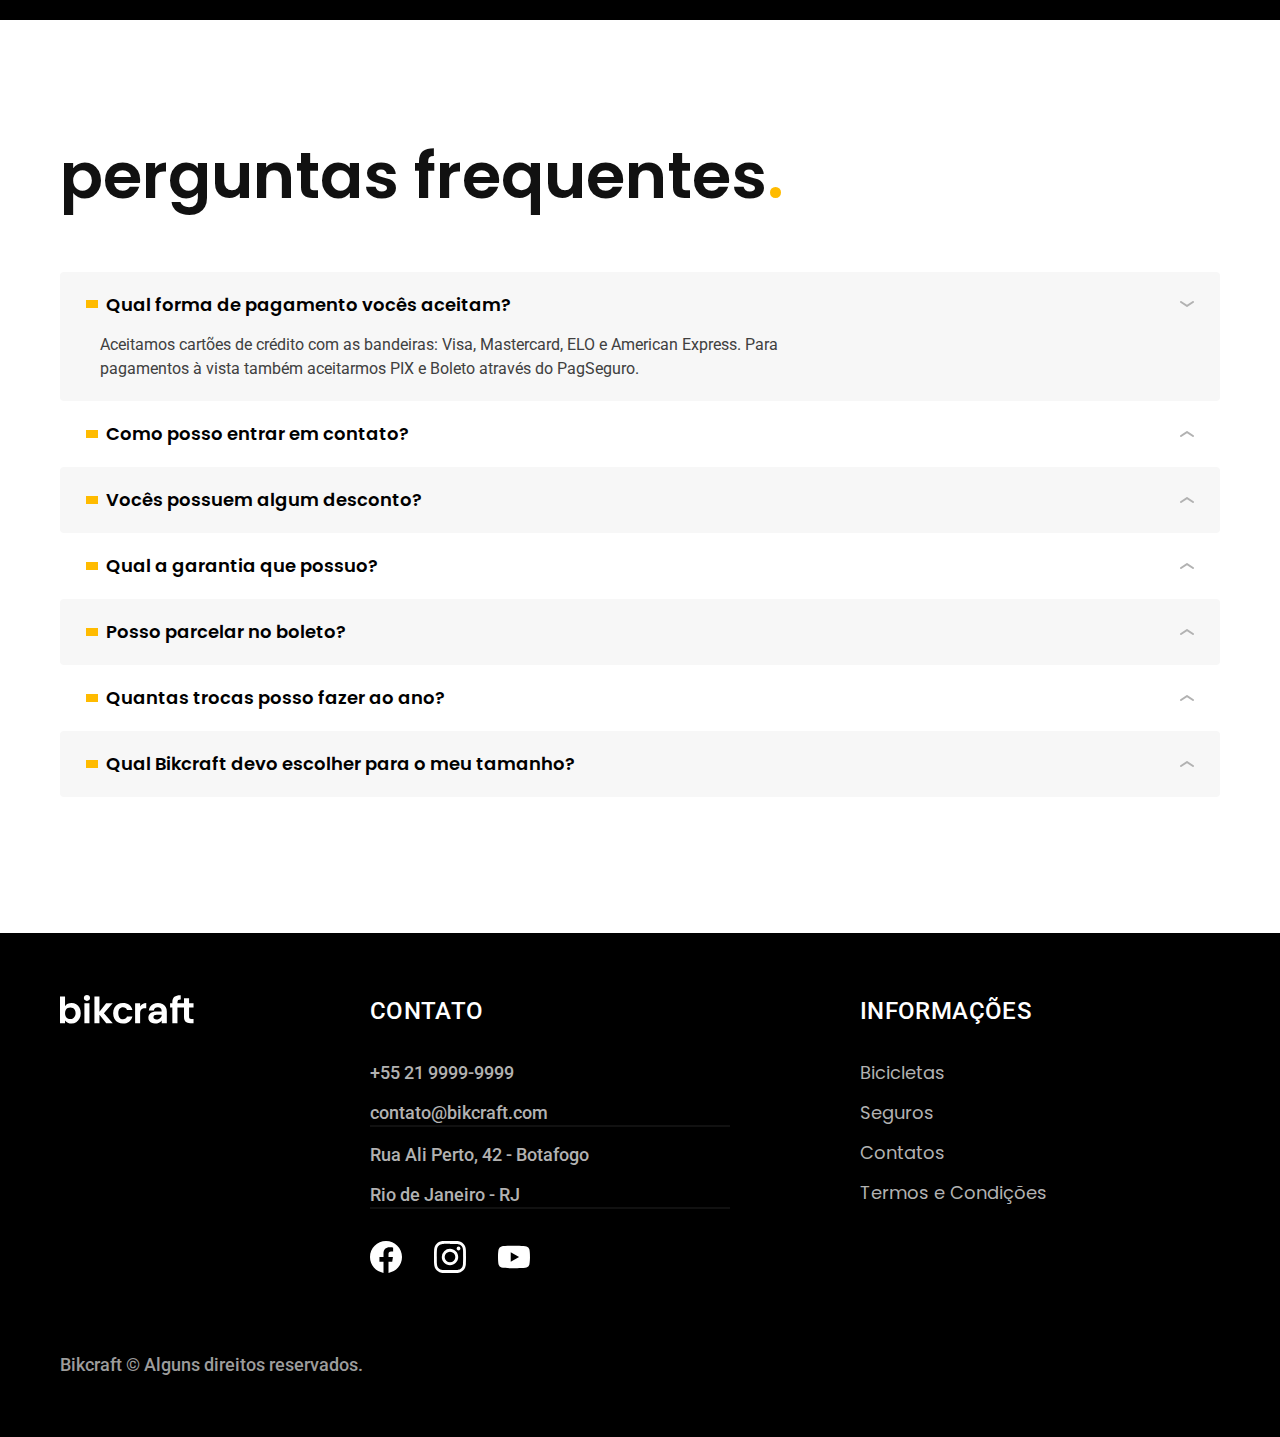
<file: seguros.html>
<!DOCTYPE html>
<html lang="pt-br">

<head>
    <meta charset="UTF-8">
    <meta name="viewport" content="width=device-width, initial-scale=1.0">
    <title>Seguros | Bikcraft</title>
    <meta name="description" content="Seguros">

    <link rel="icon" href="./img/favicon.svg" type="image/svg+xml">
    <link rel="preload" href="./css/style.min.css" as="style">
    <link rel="stylesheet" href="./css/style.min.css">

    <script>document.documentElement.classList.add('js')</script>

    <link rel="preconnect" href="https://fonts.googleapis.com">
    <link rel="preconnect" href="https://fonts.gstatic.com" crossorigin>
    <link href="https://fonts.googleapis.com/css2?family=Merriweather:ital,wght@1,900&family=Poppins:wght@400;600&family=Roboto:wght@400;500&display=swap" rel="stylesheet">
</head>

<body id="seguros">
    <header class="header-bg">
        <div class="header-container container">
            <a href="./"><img src="./img/bikcraft.svg" width="136" height="32" alt="Bikcraft"></a>
            <nav aria-label="primaria">
                <ul class="header-menu font-1-m cor-0">
                    <li><a href="./bicicletas.html">Bicicletas</a></li>
                    <li><a href="./seguros.html">Seguros</a></li>
                    <li><a href="./contato.html">Contatos</a></li>
                </ul>
            </nav>
        </div>
    </header>
    <main class="seguro-bg">
        <div class="titulo-bg">
            <div class="titulo container">
                <p class="font-2-l-b cor-5">Escolha o seguro</p>
                <h1 class="font-1-xxl cor-0">você seguro<span class="cor-p1">.</span></h1>

            </div>
        </div>


        <div class="seguro container">

            <div class="seguro-item fadeInLeft" data-anime="200">
                <h3 class="font-1-xl cor-6">PRATA</h3>
                <span class="font-1-xl cor-0">R$ 199 <span class="font-1-xs cor-6">mensal</span></span>
                <ul class="font-2-m cor-0">
                    <li>Duas trocas por ano</li>
                    <li>Assistência técnica</li>
                    <li>Suporte 08h às 18h</li>
                    <li>Cobertura estadual</li>
                </ul>
                <a class="botao secundario" href="./orcamento.html?tipo=seguro&produto=prata">Increva-se</a>
            </div>
            <div class="seguro-item fadeInRight" data-anime="400">
                <h3 class="font-1-xl cor-p1">OURO</h3>
                <span class="font-1-xl cor-0">R$ 299 <span class="font-1-xs cor-6">mensal</span></span>
                <ul class="font-2-m cor-0">
                    <li>Cinco trocas por ano</li>
                    <li>Assistência especial</li>
                    <li>Suporte 24h</li>
                    <li>Cobertura nacional</li>
                    <li>Desconto em parceiros</li>
                    <li>Acesso ao Clube Bikcraft</li>
                </ul>
                <a class="botao" href="./orcamento.html?tipo=seguro&produto=ouro">Increva-se</a>
            </div>
        </div>


    </main>

    <article class="vantagens-bg">
        <div class="vantagens container">
            <h2 class="font-1-xxl cor-0">nossas vantagens<span class="cor-p1">.</span></h2>
            <ul>
                <li>
                    <img src="./img/icones/eletrica.svg" width="32" height="32" alt="">
                    <h3 class="font-1-l cor-0">Reparo Elétrico</h3>
                    <p class="font-2-s cor-5">Garantimos o reparo completo do seu motor em caso de falhas. Sabemos que falhas são raras, mas estamos aqui para caso ocorra.</p>
                </li>
                <li>
                    <img src="./img/icones/carbono.svg" width="32" height="32" alt="">
                    <h3 class="font-1-l cor-0">Carbono</h3>
                    <p class="font-2-s cor-5">Nossos quadros são feitos para durar para sempre. Mas caso algo ocorra, ficamos felizes em reparar.</p>
                </li>
                <li>
                    <img src="./img/icones/sustentavel.svg" width="32" height="32" alt="">
                    <h3 class="font-1-l cor-0">Sustentável</h3>
                    <p class="font-2-s cor-5">Trabalhamos com a filosofia de desperdício zero. Qualquer parte defeituosa é reciclada e reutilizada em outro projeto.</p>
                </li>
                <li>
                    <img src="./img/icones/rastreador.svg" width="32" height="32" alt="">
                    <h3 class="font-1-l cor-0">Recuperação</h3>
                    <p class="font-2-s cor-5">A sua Bikcraft ficará pronta para uso no mesmo dia, caso você traga ela para ser reparada em uma das filiais.</p>
                </li>
                <li>
                    <img src="./img/icones/seguro.svg" width="32" height="32" alt="">
                    <h3 class="font-1-l cor-0">Segurança</h3>
                    <p class="font-2-s cor-5">Com o seguro Bikcraft você pode ficar tranquilo em saber que os eu dinheiro não será perdido em caso de roubo.</p>
                </li>
                <li>
                    <img src="./img/icones/velocidade.svg" width="32" height="32" alt="">
                    <h3 class="font-1-l cor-0">Rapidez</h3>
                    <p class="font-2-s cor-5">A sua Bikcraft ficará pronta para uso no mesmo dia, caso você traga ela para ser reparada em uma das filiais.</p>
                </li>
            </ul>
        </div>
    </article>

    <article class="perguntas container">
        <h2 class="font-1-xxl">perguntas frequentes<span class="cor-p1">.</span></h2>

        <dl>
            <div>
                <dt><button class="font-1-m-b" aria-controls="pergunta1" aria-expanded="true">Qual forma de pagamento vocês aceitam?</button></dt>
                <dd id="pergunta1" class="font-2-s cor-9 ativa">Aceitamos cartões de crédito com as bandeiras: Visa, Mastercard, ELO e American Express. Para pagamentos à vista também aceitarmos PIX e Boleto através do PagSeguro.</dd>
            </div>
            <div>
                <dt><button class="font-1-m-b" aria-controls="pergunta2" aria-expanded="false">Como posso entrar em contato?</button></dt>
                <dd id="pergunta2" class="font-2-s cor-9">Aceitamos cartões de crédito com as bandeiras: Visa, Mastercard, ELO e American Express. Para pagamentos à vista também aceitarmos PIX e Boleto através do PagSeguro.</dd>
            </div>
            <div>
                <dt><button class="font-1-m-b" aria-controls="pergunta3" aria-expanded="false">Vocês possuem algum desconto?</button></dt>
                <dd id="pergunta3" class="font-2-s cor-9">Aceitamos cartões de crédito com as bandeiras: Visa, Mastercard, ELO e American Express. Para pagamentos à vista também aceitarmos PIX e Boleto através do PagSeguro.</dd>
            </div>
            <div>
                <dt><button class="font-1-m-b" aria-controls="pergunta4" aria-expanded="false">Qual a garantia que possuo?</button></dt>
                <dd id="pergunta4" class="font-2-s cor-9">Aceitamos cartões de crédito com as bandeiras: Visa, Mastercard, ELO e American Express. Para pagamentos à vista também aceitarmos PIX e Boleto através do PagSeguro.</dd>
            </div>
            <div>
                <dt><button class="font-1-m-b" aria-controls="pergunta5" aria-expanded="false">Posso parcelar no boleto?</button></dt>
                <dd id="pergunta5" class="font-2-s cor-9">Aceitamos cartões de crédito com as bandeiras: Visa, Mastercard, ELO e American Express. Para pagamentos à vista também aceitarmos PIX e Boleto através do PagSeguro.</dd>
            </div>
            <div>
                <dt><button class="font-1-m-b" aria-controls="pergunta6" aria-expanded="false">Quantas trocas posso fazer ao ano?</dt>
                <dd id="pergunta6" class="font-2-s cor-9">Aceitamos cartões de crédito com as bandeiras: Visa, Mastercard, ELO e American Express. Para pagamentos à vista também aceitarmos PIX e Boleto através do PagSeguro.</button></dd>
            </div>
            <div>
                <dt><button class="font-1-m-b" aria-controls="pergunta7" aria-expanded="false">Qual Bikcraft devo escolher para o meu tamanho?</button></dt>
                <dd id="pergunta7" class="font-2-s cor-9">Aceitamos cartões de crédito com as bandeiras: Visa, Mastercard, ELO e American Express. Para pagamentos à vista também aceitarmos PIX e Boleto através do PagSeguro.</dd>
            </div>
        </dl>
    </article>

    <footer class="footer-bg">
        <div class="footer container">
            <img src="./img/bikcraft.svg" width="136" height="32" alt="Bikcraft">
            <div class="footer-contato">
                <h3 class="font-2-l-b cor-0">Contato</h3>
                <ul class="font-2-m cor-5">
                    <li><a href="tel:+552199999999">+55 21 9999-9999</a></li>
                    <li><a href="mailto:contato@bikcraft.com">contato@bikcraft.com</a></li>
                    <li>Rua Ali Perto, 42 - Botafogo</li>
                    <li>Rio de Janeiro - RJ</li>
                </ul>
                <div class="footer-redes">
                    <a href="./">
                        <img src="./img/redes/facebook.svg" width="32" height="32" alt="Facebook">
                    </a>
                    <a href="./">
                        <img src="./img/redes/instagram.svg" width="32" height="32" alt="Instagram">
                    </a>
                    <a href="./">
                        <img src="./img/redes/youtube.svg" width="32" height="32" alt="Youtube">
                    </a>
                </div>
            </div>
            <div class="footer-informacoes">
                <h3 class="font-2-l-b cor-0">Informações</h3>
                <nav>
                    <ul class="font-1-m cor-5">
                        <li><a href="./bicicletas.html">Bicicletas</a></li>
                        <li><a href="./seguros.html">Seguros</a></li>
                        <li><a href="./contato.html">Contatos</a></li>
                        <li><a href="./termos.html">Termos e Condições</a></li>
                    </ul>
                </nav>
            </div>
            <p class="footer-copy font-2-m cor-6">Bikcraft © Alguns direitos reservados.</p>
        </div>
    </footer>

    <script src="./js/plugins/simple-anime.js"></script>
    <script src="./js/script.js"></script>
</body>

</html>
</file>
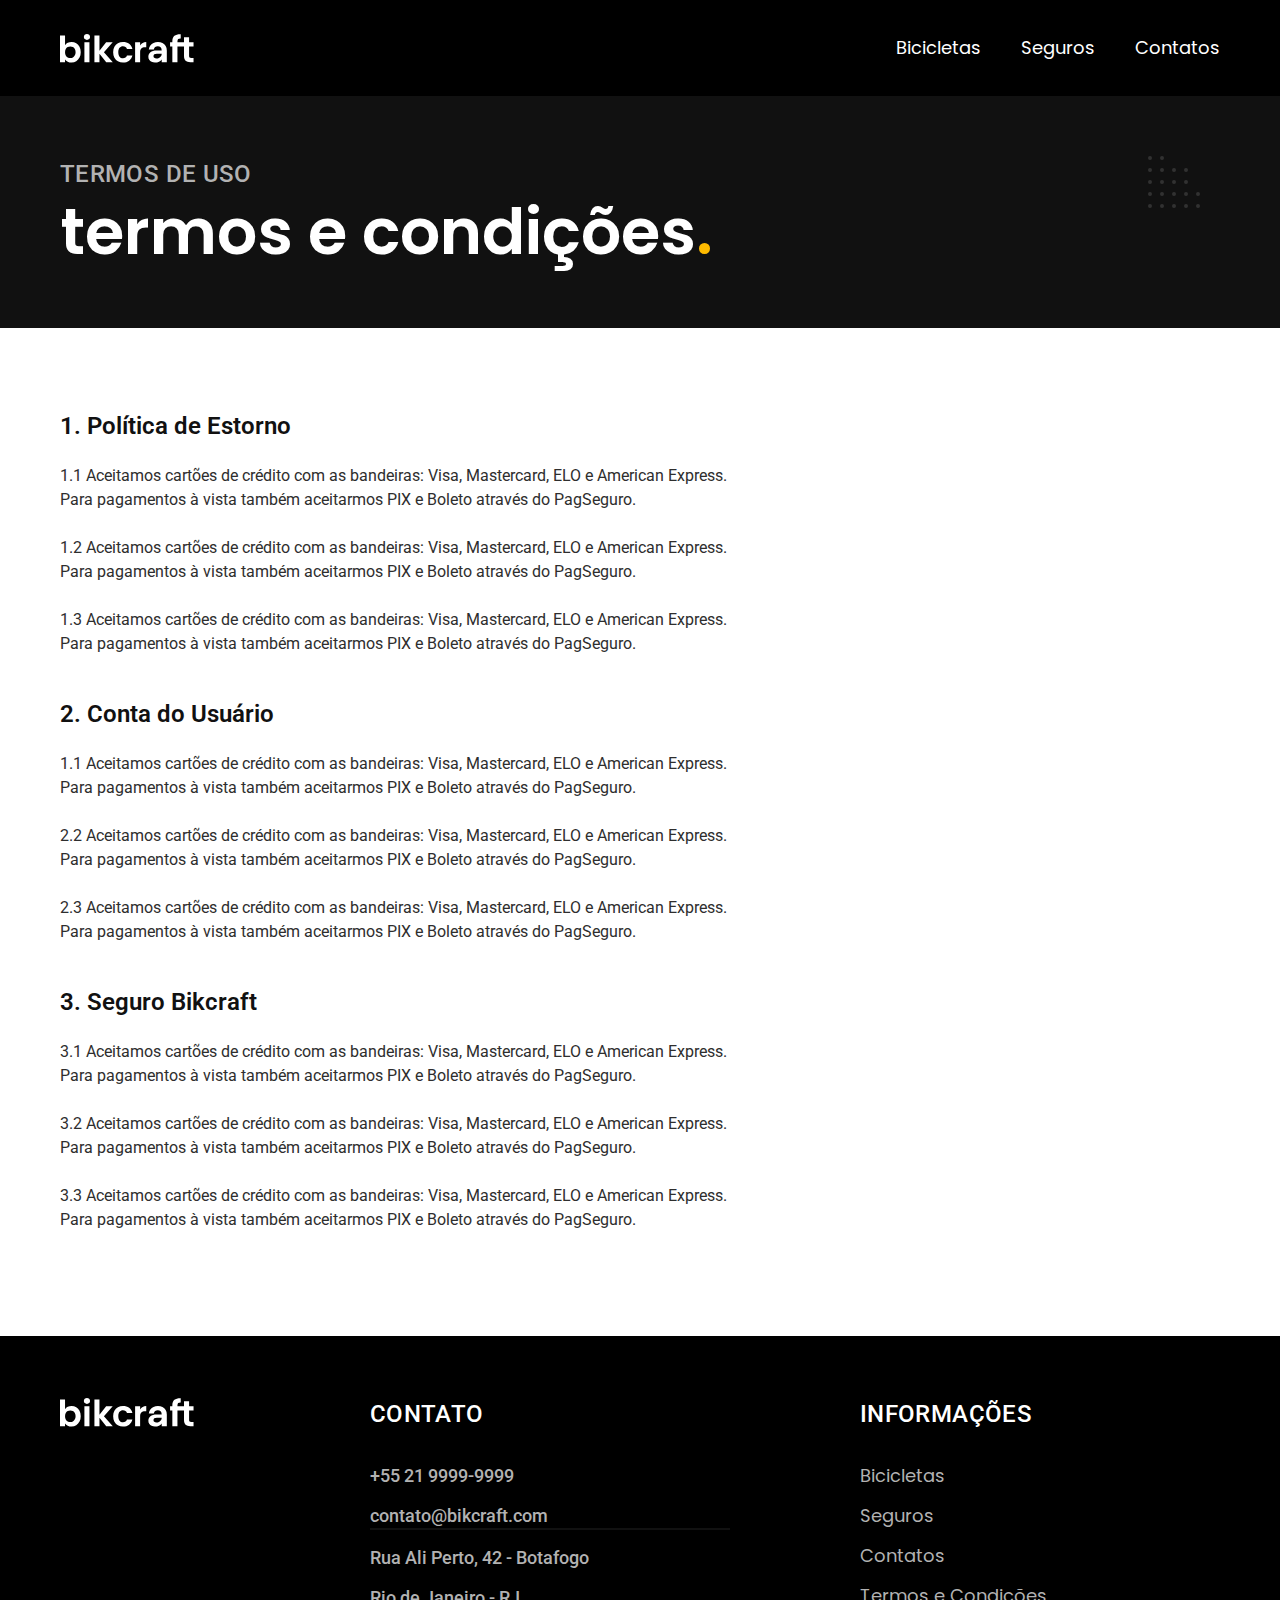
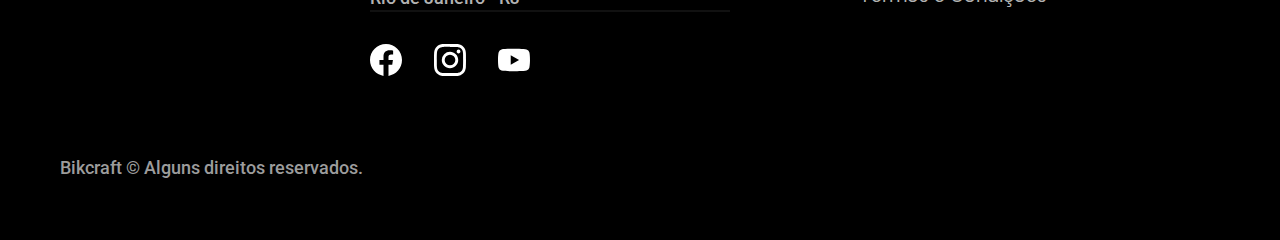
<file: termos.html>
<!DOCTYPE html>
<html lang="pt-br">

<head>
    <meta charset="UTF-8">
    <meta name="viewport" content="width=device-width, initial-scale=1.0">
    <title>Termos e Condições | Bikcraft</title>
    <meta name="description" content="Termos e condições">

    <link rel="icon" href="./img/favicon.svg" type="image/svg+xml">
    <link rel="preload" href="./css/style.min.css" as="style">
    <link rel="stylesheet" href="./css/style.min.css">

    <script>document.documentElement.classList.add('js')</script>

    <link rel="preconnect" href="https://fonts.googleapis.com">
    <link rel="preconnect" href="https://fonts.gstatic.com" crossorigin>
    <link href="https://fonts.googleapis.com/css2?family=Merriweather:ital,wght@1,900&family=Poppins:wght@400;600&family=Roboto:wght@400;500&display=swap" rel="stylesheet">
</head>

<body id="termos">
    <header class="header-bg">
        <div class="header-container container">
            <a href="./"><img src="./img/bikcraft.svg" width="136" height="32" alt="Bikcraft"></a>
            <nav aria-label="primaria">
                <ul class="header-menu font-1-m cor-0">
                    <li><a href="./bicicletas.html">Bicicletas</a></li>
                    <li><a href="./seguros.html">Seguros</a></li>
                    <li><a href="./contato.html">Contatos</a></li>
                </ul>
            </nav>
        </div>
    </header>
    <main>
        <div class="titulo-bg">
            <div class="titulo container">
                <p class="font-2-l-b cor-5">termos de uso</p>
                <h1 class="font-1-xxl cor-0">termos e condições<span class="cor-p1">.</span></h1>

            </div>
        </div>

        <div class="termos font-2-s cor-10 container">
            <h2 class="font-2-l cor-11">1. Política de Estorno</h2>
            <p>1.1 Aceitamos cartões de crédito com as bandeiras: Visa, Mastercard, ELO e American Express. Para pagamentos à vista também aceitarmos PIX e Boleto através do PagSeguro.</p>
            <p>1.2 Aceitamos cartões de crédito com as bandeiras: Visa, Mastercard, ELO e American Express. Para pagamentos à vista também aceitarmos PIX e Boleto através do PagSeguro.</p>
            <p>1.3 Aceitamos cartões de crédito com as bandeiras: Visa, Mastercard, ELO e American Express. Para pagamentos à vista também aceitarmos PIX e Boleto através do PagSeguro.</p>
            <h2 class="font-2-l cor-11">2. Conta do Usuário</h2>
            <p>1.1 Aceitamos cartões de crédito com as bandeiras: Visa, Mastercard, ELO e American Express. Para pagamentos à vista também aceitarmos PIX e Boleto através do PagSeguro.</p>
            <p>2.2 Aceitamos cartões de crédito com as bandeiras: Visa, Mastercard, ELO e American Express. Para pagamentos à vista também aceitarmos PIX e Boleto através do PagSeguro.</p>
            <p>2.3 Aceitamos cartões de crédito com as bandeiras: Visa, Mastercard, ELO e American Express. Para pagamentos à vista também aceitarmos PIX e Boleto através do PagSeguro.</p>
            <h2 class="font-2-l cor-11">3. Seguro Bikcraft</h2>
            <p>3.1 Aceitamos cartões de crédito com as bandeiras: Visa, Mastercard, ELO e American Express. Para pagamentos à vista também aceitarmos PIX e Boleto através do PagSeguro.</p>
            <p>3.2 Aceitamos cartões de crédito com as bandeiras: Visa, Mastercard, ELO e American Express. Para pagamentos à vista também aceitarmos PIX e Boleto através do PagSeguro.</p>
            <p>3.3 Aceitamos cartões de crédito com as bandeiras: Visa, Mastercard, ELO e American Express. Para pagamentos à vista também aceitarmos PIX e Boleto através do PagSeguro.</p>
        </div>
    </main>
    <footer class="footer-bg">
        <div class="footer container">
            <img src="./img/bikcraft.svg" width="136" height="32" alt="Bikcraft">
            <div class="footer-contato">
                <h3 class="font-2-l-b cor-0">Contato</h3>
                <ul class="font-2-m cor-5">
                    <li><a href="tel:+552199999999">+55 21 9999-9999</a></li>
                    <li><a href="mailto:contato@bikcraft.com">contato@bikcraft.com</a></li>
                    <li>Rua Ali Perto, 42 - Botafogo</li>
                    <li>Rio de Janeiro - RJ</li>
                </ul>
                <div class="footer-redes">
                    <a href="./">
                        <img src="./img/redes/facebook.svg" width="32" height="32" alt="Facebook">
                    </a>
                    <a href="./">
                        <img src="./img/redes/instagram.svg" width="32" height="32" alt="Instagram">
                    </a>
                    <a href="./">
                        <img src="./img/redes/youtube.svg" width="32" height="32" alt="Youtube">
                    </a>
                </div>
            </div>
            <div class="footer-informacoes">
                <h3 class="font-2-l-b cor-0">Informações</h3>
                <nav>
                    <ul class="font-1-m cor-5">
                        <li><a href="./bicicletas.html">Bicicletas</a></li>
                        <li><a href="./seguros.html">Seguros</a></li>
                        <li><a href="./contato.html">Contatos</a></li>
                        <li><a href="./termos.html">Termos e Condições</a></li>
                    </ul>
                </nav>
            </div>
            <p class="footer-copy font-2-m cor-6">Bikcraft © Alguns direitos reservados.</p>
        </div>
    </footer>

    <script src="./js/script.js"></script>
</body>

</html>
</file>
<file: css/style.min.css>
body{margin:0;font-family:Arial,Helvetica,sans-serif;color:#111}blockquote,dd,h1,h2,h3,h4,p,ul{margin:0;margin:0}ul{padding:0;list-style:none}a{text-decoration:none;color:inherit}img{max-width:100%;height:auto;display:block}img[src$=".jpg"]{border-radius:4px}.header-bg{background-color:var(--cor12)}.header-container{display:flex;flex-wrap:wrap;gap:20px;justify-content:space-between;align-items:center;padding-top:20px;padding-bottom:20px}.header-menu{display:flex;flex-wrap:wrap;gap:40px}.header-menu a{display:inline-block;padding:16px 0;position:relative}.header-menu a:after{content:"";display:block;height:2px;width:0%;background:var(--cor0);margin-top:4px;transition:.3s;position:absolute}.header-menu a.ativo::after,.header-menu a:hover::after{width:100%}@media (max-width:800px){.header-menu{gap:20px}.header-menu a{background:var(--cor11);padding:12px 16px;border-radius:4px}.header-menu a:hover{background-color:var(--cor10)}.header-menu a::after{display:none}}@media (max-width:600px){.header-menu{gap:12px}.header-menu a{padding:8px 12px;font-size:.875rem}}.footer-bg{background:var(--cor12)}.footer{display:grid;grid-template-columns:3fr 5fr 4fr;gap:40px;padding-top:60px;padding-bottom:60px}.footer h3{margin-bottom:32px}.footer ul{margin-bottom:32px}.footer-contato li:nth-child(2n):after{content:"";display:block;max-width:360px;height:2px;background:var(--cor11)}.footer li{margin-bottom:16px}.footer-redes{display:flex;gap:32px}.footer a:hover{color:var(--cor0);transition:.2s}.footer-copy{grid-column:1/-1;margin-top:40px}@media (max-width:800px){.footer>img{display:none}.footer{grid-template-columns:1fr 1fr}}@media (max-width:600px){.footer{grid-template-columns:1fr;gap:60px}.footer-copy{margin-top:0}}.font-1-xs{font:600 0.75rem/1.33 Poppins,sans-serif}.font-2-xs{font:600 0.875rem/1.43 Roboto,sans-serif}.font-1-s{font:400 1rem/1.5 Poppins,sans-serif}.font-2-s{font:400 1rem/1.5 Roboto,sans-serif}.font-1-m,.font-1-m-b{font:400 1.125rem/1.33 Poppins,sans-serif}.font-1-m-b{font-weight:600}.font-2-m{font:500 1.125rem/1.33 Roboto,sans-serif}.font-1-l{font:400 1.5rem/1.5 Poppins,sans-serif}.font-2-l,.font-2-l-b{font:400 1.5rem/1.5 Roboto,sans-serif}.font-2-l-b{font-weight:500;letter-spacing:.015em;text-transform:uppercase}.font-1-xl{font:600 2rem/1.25 Poppins,sans-serif}.font-2-xl{font:500 2rem/1.25 Roboto,sans-serif}.font-1-xxl{font:600 4rem/1.125 Poppins,sans-serif}@media (max-width:1200px){.font-1-xxl{font-size:3rem}.font-2-l,.font-2-l-b{font-size:1.125rem}}@media (max-width:800px){.font-1-xxl{font-size:2rem}.font-1-xl,.font-2-xl{font-size:1.5rem}}.container{box-sizing:border-box;max-width:1200px;padding-left:20px;padding-right:20px;margin-left:auto;margin-right:auto}.botao{display:inline-block;padding:16px 32px;background:var(--gradiente);border-radius:4px;box-shadow:0 1px 2px rgba(0,0,0,.1);text-transform:uppercase;color:var(--p5);font:600 1.125rem/1.33 Poppins,sans-serif;max-width:max-content;border:none;cursor:pointer}.botao:hover{background:var(--gradiente2)}.botao.secundario{background:var(--cor10);color:var(--cor2)}.botao.secundario:hover{background:var(--cor9)}.botao.seta{display:flex;align-items:center}.botao.seta::after{content:"";display:inline-block;width:18px;height:10px;margin-left:12px;background-image:url(../img/icones/seta.svg);transition:transform .2s}.botao.seta:hover::after{transform:translateX(4px)}.link{display:inline-block;color:var(--p1);font:500 1.5rem/1.5 Poppins,sans-serif;text-transform:uppercase}.link::after{content:"";display:block;width:100%;height:4px;background-color:currentColor}.link:hover{color:var(--cor0);transition:.3s}.titulo-bg{padding-top:60px;padding-bottom:60px;background-color:var(--cor11)}.titulo{background:url(../img/dec/top-right.svg) no-repeat top right 40px}.titulo p{margin-bottom:4px}@media (max-width:600px){.botao{padding:12px 16px;font-size:1rem}.titulo-bg{padding-top:40px;padding-bottom:40px}.titulo p{font-size:1rem;font-weight:400;text-transform:lowercase}}:root{--cor0:#fff;--cor1:#f7f7f7;--cor2:#ededed;--cor3:#dedede;--cor4:#ccc;--cor5:#b2b2b2;--cor6:#9c9c9c;--cor7:#717171;--cor8:#595959;--cor9:#404040;--cor10:#2e2e2e;--cor11:#111;--cor12:#000;--p1:#fb0;--p2:#e4a30b;--p3:#a66f00;--p4:#640;--p5:#320;--gradiente:linear-gradient(#ffbf00, #f2a50c);--gradiente2:linear-gradient(#ffb60d, #e59317)}.cor-0{color:var(--cor0)}.cor-1{color:var(--cor1)}.cor-2{color:var(--cor2)}.cor-3{color:var(--cor3)}.cor-4{color:var(--cor4)}.cor-5{color:var(--cor5)}.cor-6{color:var(--cor6)}.cor-7{color:var(--cor7)}.cor-8{color:var(--cor8)}.cor-9{color:var(--cor9)}.cor-10{color:var(--cor10)}.cor-11{color:var(--cor11)}.cor-12{color:var(--cor12)}.cor-p1{color:var(--p1)}.cor-p2{color:var(--p2)}.cor-p3{color:var(--p3)}.cor-p4{color:var(--p4)}.cor-p5{color:var(--p5)}.js .fadeInDown{transform:translate3d(0,-20px,0)}.js .fadeInUp{transform:translate3d(0,20px,0)}.js .fadeInRight{transform:translate3d(20px,0,0)}.js .fadeInLeft{transform:translate3d(-20px,0,0)}.js [data-anime]{opacity:0}.js .anime{opacity:1;transform:none;transition:transform .8s,opacity .8s}.form{display:grid;grid-template-columns:1fr 1fr;gap:20px}.form label{display:block;font:600 1rem/1.5 Poppins,sans-serif;margin-bottom:4px}.form .col-2{grid-column:span 2}.form input[type=email],.form input[type=text],.form textarea{font:400 1rem/1.5 Roboto,sans-serif;background:var(--cor1);border:1px solid var(--cor2);padding:12px;border-radius:4px;width:100%;box-sizing:border-box}.form input[type=email]:focus,.form input[type=text]:focus,.form textarea:focus{outline:0;border-color:var(--p1);background:var(--cor0);box-shadow:0 0 0 2px #fea}@media (max-width:600px){.form{grid-template-columns:1fr}.form .col-2{grid-column:1}}.introducao-bg{background:var(--cor12) url(../img/dec/bottom-left.svg) no-repeat bottom 160px left 40px;color:var(--cor0);box-shadow:inset 0 -120px var(--cor0)}.introducao{display:grid;grid-template-columns:1fr 1fr;gap:0 40px}.introducao-conteudo{align-self:end;padding-bottom:200px}.introducao img{width:100%;height:100%;object-fit:cover;border-radius:4px}.introducao h1{margin-bottom:32px}.introducao p{margin-bottom:20px}@media (max-width:1200px){.introducao h1{font-size:3rem}.introducao p{font-size:1.125rem}}@media (max-width:800px){.introducao-bg{background:var(--cor11);padding-top:40px;box-shadow:inset 0 -60px var(--cor0)}.introducao{grid-template-columns:1fr;gap:32px}.introducao-conteudo{padding-bottom:0}.introducao h1{margin-bottom:16px}.introducao img{height:300px;width:100%}}@media (max-width:600px){.introducao a{padding:12px 16px;font-size:1rem}}.tecnologia-bg{background:var(--cor11);box-shadow:inset 0 80px var(--cor0),inset 0 -80px var(--cor0)}.tecnologia{display:grid;grid-template-columns:1fr 1fr;gap:40px}.tecnologia-imagem img{width:100%;height:100%;object-fit:cover;object-position:left}.tecnologia-conteudo{padding-top:160px;padding-bottom:160px}.tecnologia-conteudo>span{display:block;margin-bottom:20px}.tecnologia-conteudo h2{margin-bottom:32px}.tecnologia-conteudo>p{margin-bottom:20px}.tecnologia-conteudo a{margin-bottom:80px}.tecnologia-vantagens{display:flex;gap:40px}.tecnologia-vantagens h3{margin-bottom:8px;width:max-content}.tecnologia-vantagens img{width:24px;margin-bottom:8px}@media (max-width:800px){.tecnologia-bg{box-shadow:initial}.tecnologia{grid-template-columns:1fr}.tecnologia-conteudo{padding-top:60px;padding-bottom:60px}.tecnologia-imagem{display:none}.tecnologia a{margin-bottom:60px}}@media (max-width:600px){.tecnologia-bg{box-shadow:initial}.tecnologia-vantagens{flex-direction:column}}.parceiros{padding-top:60px;padding-bottom:120px}.parceiros h2{margin-bottom:60px}.parceiros ul{max-width:1400px;padding:0 20px;display:grid;grid-template-columns:repeat(4,1fr);margin:0 auto}.parceiros li{display:flex;padding:32px;border-left:2px solid var(--cor2)}.parceiros img{margin:auto}.parceiros li:first-child,.parceiros li:nth-child(5){border-left:none}.parceiros li:nth-child(n+5){border-top:2px solid var(--cor2)}@media (max-width:800px){.parceiros{padding-bottom:60px}.parceiros li{padding:20px}.parceiros h2{margin-bottom:20px}.parceiros ul{grid-template-columns:repeat(2,1fr)}.parceiros li:nth-child(n+3){border-top:2px solid var(--cor2)}.parceiros li:nth-child(odd){border-left:none}}.depoimento{display:grid;grid-template-columns:1fr 1fr;background-color:var(--p1)}.depoimento img{width:100%;height:100%;object-fit:cover;border-radius:0;overflow:hidden}.depoimento-conteudo{padding:40px 40px 80px 80px;align-self:end;background:url(../img/dec/bottom-right-p.svg) no-repeat bottom 40px right 40px}.depoimento-conteudo p{max-width:32ch;font-family:Merriweather serif;font-style:italic;font-weight:900;margin-bottom:32px;position:relative}.depoimento-conteudo p::after,.depoimento-conteudo p::before{font-size:5rem;color:var(--p2);position:absolute}.depoimento-conteudo p::before{content:"“";left:-50px;top:-20px}.depoimento-conteudo p::after{content:"”";bottom:-42px}@media (min-width:1200px){.depoimento img{max-width:520px}}@media (max-width:800px){.depoimento{grid-template-columns:1fr;text-align:center}.depoimento img{max-height:300px;max-width:100%}.depoimento-conteudo{padding:40px 20px;justify-self:center}}.bicicletas{background:url(../img/dec/top-right.svg) no-repeat top 40px right 40px}.bicicletas-list{padding-top:60px;padding-bottom:120px}.bicicletas-list h2{margin-bottom:40px}.bicicletas-list-itens{display:flex;gap:40px;padding:0 20px 20px 20px;max-width:1400px;margin-left:auto;margin-right:auto;overflow-x:auto}.bicicletas-list li{min-width:280px}#bicicleta .bicicletas-list-itens{padding:0 0 20px 0}.bicicletas-list a{display:block}.bicicletas-list img{margin-bottom:16px}.bicicletas-list h3{margin-bottom:8px;display:flex;align-items:center}.bicicletas-list h3::before{content:"";display:inline-block;height:8px;width:12px;margin-right:8px;background:var(--p1);transition:width .2s}.bicicletas-list a:hover h3::before{width:24px}.bicicletas-list li span{padding-left:20px}@media (max-width:800px){.bicicletas-list{padding-top:60px;padding-bottom:60px}.bicicletas-list-itens{gap:20px}}.bicicletas-bg{background-image:linear-gradient(to right,var(--cor0) 30%,var(--cor11) 0)}.bicicletas{display:grid;grid-template-columns:1fr 1fr;gap:40px;padding-top:60px;padding-bottom:60px}.bicicletas-img{display:grid}.bicicletas-img img{grid-area:1/1}.bicicletas-img span{grid-area:1/1;place-self:start end;margin-top:20px;display:inline-block;background:var(--cor12);padding:8px 16px 8px 8px;border-radius:5px 0 0 5px}.bicicletas-conteudo{display:grid;grid-template-columns:1fr auto;align-content:start}.bicicletas h2,.bicicletas p{grid-column:1/-1}.bicicletas h2{margin-bottom:20px}.bicicletas h2::before{content:"";display:block;width:12px;height:8px;background:var(--p1);margin-bottom:8px}.bicicletas p{margin-bottom:32px}.bicicletas a{place-self:end}.bicicletas li{display:flex;align-items:center}.bicicletas li+li{margin-top:16px}.bicicletas-conteudo img{width:24px;margin-right:8px}@media (max-width:800px){.bicicletas-bg{background:var(--cor11)}.bicicletas{grid-template-columns:1fr;gap:20px;padding-top:40px;padding-bottom:40px}}@media (max-width:600px){.bicicletas-conteudo ul{margin-bottom:32px;font-size:1rem}.bicicletas a{place-self:start;grid-row:5}}.bicicleta{display:grid;grid-template-columns:1fr 1fr;align-items:start;gap:40px;padding-top:60px;padding-bottom:60px}#bicicleta .titulo>p{text-transform:uppercase}.bicicleta-img{display:flex;flex-wrap:wrap;gap:20px}.bicicleta-img img{flex:1;min-width:200px}.bicicleta-img img:first-child{min-width:100%}.bicicleta-conteudo>p{margin-bottom:32px}.bicicleta-comprar{display:grid;grid-template-columns:max-content auto;align-items:center;justify-items:start;gap:8px 12px;margin-bottom:40px}.bicicleta-comprar a{grid-row:span 2}.bicicleta-comprar span{display:flex;align-items:center;background-color:var(--cor12);gap:8px;padding:4px 8px;border-radius:4px}.bicicleta-conteudo h2{text-transform:uppercase;letter-spacing:.015em;margin-bottom:12px}.bicicleta-ficha,.bicicleta-informacoes{padding:32px;background-color:var(--cor12);border-radius:5px}.bicicleta-informacoes{margin-bottom:40px;display:grid;grid-template-columns:1fr 1fr;gap:32px}.bicicleta-informacoes img{width:24px;margin-bottom:8px}.bicicleta-informacoes h3{margin-bottom:8px}.bicicleta-ficha li{padding:4px 0;display:flex;justify-content:space-between;border-bottom:1px solid var(--cor11)}.bicicleta-ficha li:last-child{border-bottom:none}.bicicleta-ficha span{color:var(--cor6)}@media (max-width:800px){.bicicleta{grid-template-columns:1fr;padding-top:40px;padding-bottom:40px}.bicicleta-img{grid-row:2}}@media (max-width:400px){.bicicleta-comprar,.bicicleta-informacoes{grid-template-columns:1fr}}.seguro-bicicleta-bg{background-color:var(--cor11);box-shadow:inset 0 120px var(--cor0),inset 0 -120px var(--cor12)}.seguro-bicicleta{display:grid;grid-template-columns:1fr 1fr;gap:40px}.seguro-bicicleta-img img{width:100%;height:100%;object-fit:cover}.seguro-bicicleta-conteudo{padding-top:180px;padding-bottom:180px}.seguro-bicicleta h2{margin-bottom:32px}.seguro-bicicleta p{margin-bottom:20px}@media (max-width:800px){.seguro-bicicleta-bg{box-shadow:inset 0 -60px var(--cor12)}.seguro-bicicleta{grid-template-columns:1fr}.seguro-bicicleta-conteudo{grid-row:1;padding-top:40px;padding-bottom:0}.seguro-bicicleta-img img{height:300px}}@media (max-width:500px){.seguro-bicicleta-bg{box-shadow:none}.seguro-bicicleta-img img{display:none}.bicicleta-img :nth-child(n+2){display:none}}.seguro-bg{background:var(--cor11)}.seguro{padding-top:60px;padding-bottom:60px;display:grid;grid-template-columns:1fr 1fr;gap:40px;align-items:center}#seguros .seguro{padding-top:0}.seguro h2{grid-column:1/-1}.seguro-item{background-color:var(--cor12);padding:32px 32px 32px 60px;display:grid;grid-template-columns:1fr auto;border-radius:4px}.seguro-item h3{margin-bottom:40px}.seguro-item span{grid-column:2;display:block;text-align:right}.seguro-item ul{grid-column:1/-1;margin-bottom:32px}.seguro-item li{display:flex;align-items:center;position:relative}.seguro-item li+li{margin-top:20px}.seguro-item li::before{content:"";display:inline-block;width:13px;height:9px;background-image:url(../img/icones/lista.svg);position:absolute;left:-21px}.seguro-item a{grid-column:1/-1;margin-bottom:32px}@media (max-width:1200px){.seguro{grid-template-columns:1fr}}.vantagens-bg{background-color:var(--cor12)}.vantagens{padding-top:120px;padding-bottom:120px}.vantagens h2{margin-bottom:60px}.vantagens ul{display:grid;grid-template-columns:repeat(auto-fit,minmax(280px,max-content));gap:40px 80px}.vantagens h3,.vantagens img{margin-bottom:8px}@media (max-width:800px){.vantagens{padding-top:60px;padding-bottom:60px}.vantagens h2{margin-bottom:40px}.vantagens ul{gap:20px}}.perguntas{padding-top:120px;padding-bottom:120px}.perguntas h2{margin-bottom:60px}.perguntas dl>div{padding:20px;border-radius:4px}.perguntas dl>div:nth-child(odd){background-color:var(--cor1)}.perguntas button{display:grid;grid-template-columns:auto 1fr auto;align-items:center;gap:8px;cursor:pointer;border:none;background:0 0;width:100%;text-align:left}.perguntas button::before{content:"";display:inline-block;width:12px;height:8px;background-color:var(--p1)}.perguntas button::after{content:"";display:inline-block;width:14px;height:6px;background:url(../img/icones/seta-abrir.svg);transition:.3s}.perguntas button:hover::after,.perguntas button[aria-expanded=true]::after{transform:rotate(180deg)}.js .perguntas dd{display:none}.js .perguntas dd.ativa{display:block}.perguntas dd{padding-left:20px;padding-top:16px;max-width:80ch}@media (max-width:800px){.perguntas{padding-top:60px;padding-bottom:60px}.perguntas h2{margin-bottom:40px}}#contato{background:linear-gradient(var(--cor11) 600px,var(--cor1) 0)}.contato{display:grid;grid-template-columns:5fr 7fr}.contato-dados,.contato-formulario{padding:60px;box-shadow:0 1px 2px rgba(0,0,0,.1)}.contato-dados{border-radius:5px 0 0 5px;background:var(--cor12) url(../img/dec/bottom-left.svg) no-repeat bottom 40px left 40px}.contato-formulario{border-radius:0 5px 5px 0;background:var(--cor0) url(../img/dec/bottom-right.svg) no-repeat bottom 40px right 40px}.contato-dados h2{margin-bottom:60px}.contato-endereco{margin-bottom:32px;padding-left:28px;background:url(../img/icones/local.svg) no-repeat 0 2px}.contato-endereco{margin-bottom:8px}.contato-meios a{display:block;max-width:max-content;margin-bottom:8px;padding-left:28px;transition:.3s}.contato-meios a:hover{color:var(--cor0)}.contato-meios a:first-child{background:url(../img/icones/email.svg) no-repeat 0 2px}.contato-meios a:nth-child(2){margin-bottom:32px}.contato-meios a:nth-child(3){background:url(../img/icones/telefone.svg) no-repeat 0 2px;margin-bottom:60px}.contato-redes{display:flex;gap:32px;padding-left:28px;transition:all .3s ease-in-out}.contato-redes a:hover{transform:scale(1.2)}@media (max-width:800px){.contato{grid-template-columns:1fr}.contato-dados,.contato-formulario{padding:20px}.contato-dados{border-radius:5px 5px 0 0;background:var(--cor12)}.contato-formulario{border-radius:0 0 5px 5px}.contato-dados h2,.contato-meios a:nth-child(3){margin-bottom:32px}.contato-meios a:nth-child(2),.contato-redes{margin-bottom:12px}}.lojas{display:grid;grid-template-columns:1fr 1fr;gap:0 40px;padding-top:120px;padding-bottom:120px}.lojas h2{grid-column:1/-1;margin-bottom:60px}.lojas img{border-radius:4px 4px 0 0}.lojas-item{border-radius:4px;background:var(--cor0);box-shadow:0 1px 2px rgba(0,0,0,.1)}.lojas-conteudo{display:grid;grid-template-columns:1fr 1fr;gap:32px 16px;padding:32px}.lojas-conteudo h3,.lojas-tempo{grid-column:1/-1}.lojas-dados{display:grid;gap:8px;border-left:2px solid var(--cor2);padding-left:12px}.lojas-tempo{display:flex;align-items:center;gap:8px}@media (max-width:800px){.lojas{gap:20px;padding-top:60px;padding-bottom:60px}.lojas h2{margin-bottom:32px}.lojas-conteudo{grid-template-columns:1fr}}@media (max-width:600px){.lojas{grid-template-columns:1fr}}#orcamento{background:linear-gradient(var(--cor11) 600px,var(--cor1) 0)}.orcamento{display:grid;grid-template-columns:2.5fr 3.5fr;padding-top:120px}.orcamento h2{text-transform:uppercase;position:relative;display:flex;align-items:center}.orcamento h2::before{content:"";display:inline-block;width:4px;height:8px;background-color:var(--p1);position:absolute;left:-12px}.orcamento-dados,.orcamento-produto{padding:60px;box-shadow:0 1px 2px rgba(0,0,0,.1)}.orcamento-produto{border-radius:5px 0 0 5px;background:var(--cor12) url(../img/dec/bottom-left.svg) no-repeat bottom 40px left 40px;display:grid;grid-template-columns:1fr 1fr;gap:20px;align-content:start}.orcamento-produto>*{grid-column:1/-1}.orcamento-produto label{font:600 1rem/1.5 Poppins,sans-serif;color:var(--cor4);background-color:var(--cor10);padding:12px 16px;border-radius:4px;cursor:pointer;display:grid;grid-template-columns:auto 1fr auto;align-items:center;border:1px solid var(--cor10)}.orcamento-produto input:checked+label{background:var(--cor0);color:var(--cor11)}.orcamento-produto label::before{content:"";display:inline-block;box-sizing:border-box;width:12px;height:12px;border:1px solid var(--cor6);border-radius:50%;margin-right:8px}.orcamento-produto input:checked+label::before{border-color:var(--cor7);box-shadow:inset 0 0 0 2px var(--cor0),inset 0 0 0 5px var(--cor7)}.orcamento-produto label:hover{background-color:var(--cor9);border-color:var(--cor9)}.orcamento-produto input:focus+label{box-shadow:0 0 0 2px var(--p1);border-color:var(--cor12)}.orcamento-produto label span{display:none}.orcamento-produto input:checked+label span{display:inline-block}.orcamento-produto input{opacity:0;position:absolute;pointer-events:none}.orcamento-produto>label{grid-column:initial}.orcamento-dados{border-radius:0 5px 5px 0;background:var(--cor0) url(../img/dec/bottom-right.svg) no-repeat bottom 40px right 40px}.orcamento-conteudo{display:none}.orcamento-conteudo h2,.orcamento-dados h2:nth-of-type(n+2){margin-top:20px}#bikcraft:checked~#orcamento-bikcraft,#seguro:checked~#orcamento-seguro{display:grid;gap:20px}.orcamento-detalhes{display:none;background:var(--cor0);padding:20px;grid-template-columns:1fr 1fr;border-radius:4px;align-items:center}.orcamento-detalhes li{display:flex;align-items:center;margin-bottom:8px}.orcamento-detalhes li img{width:16px;height:16px;margin-right:8px}.orcamento-produto input:checked+label+.orcamento-detalhes{display:grid}@media (max-width:1200px){.orcamento-dados,.orcamento-produto{padding:32px}}@media (max-width:800px){.orcamento{grid-template-columns:1fr}.orcamento-produto{border-radius:5px 5px 0 0;background:var(--cor12)}.orcamento-dados{border-radius:0 0 5px 5px}}@media (max-width:800px){.orcamento-produto{grid-template-columns:1fr}}.termos{padding-top:80px;padding-bottom:80px}.termos h2{font-weight:600;margin-bottom:20px}.termos p+h2{margin-top:40px}.termos p{max-width:75ch;margin-bottom:24px}
</file>
